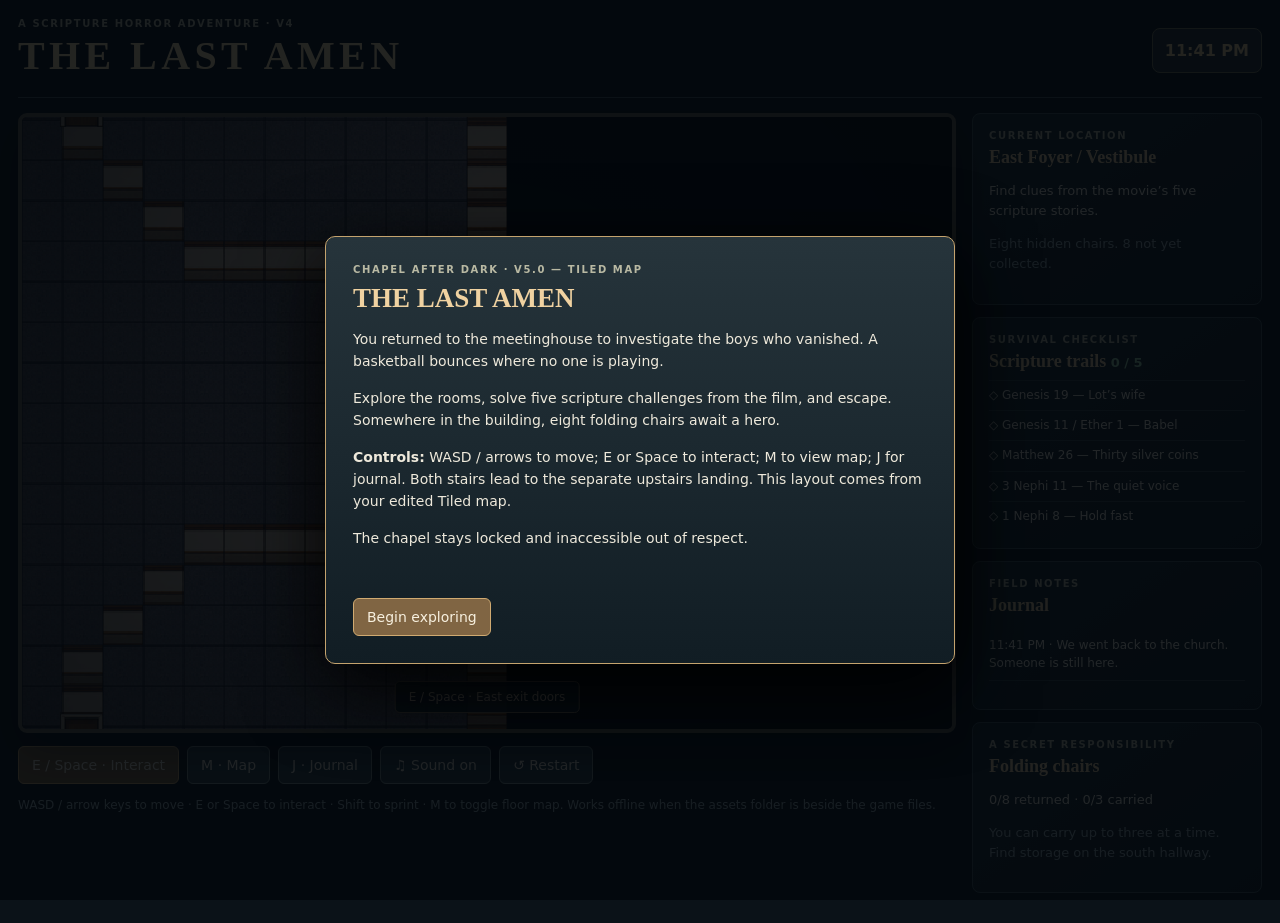
<file: lastamen/index.html>
<!doctype html><html lang="en"><head><meta charset="utf-8"><meta name="viewport" content="width=device-width,initial-scale=1,viewport-fit=cover"><title>The Last Amen — Chapel After Dark v4</title><link rel="stylesheet" href="style.css"></head><body>
<div class="shell"><header><div><div class="eyebrow">A SCRIPTURE HORROR ADVENTURE · V4</div><h1>THE LAST AMEN</h1></div><div class="time" id="clock">11:41 PM</div></header>
<div class="layout"><main><section class="stage"><canvas id="game" aria-label="Top-down haunted meetinghouse adventure"></canvas><div id="banner" class="banner" role="status"></div><div id="prompt" class="prompt">Find a clue and press E</div><div id="touch"><div class="dpad"><span></span><button data-dir="up">▲</button><span></span><button data-dir="left">◀</button><button data-dir="down">▼</button><button data-dir="right">▶</button></div><button id="useTouch" class="useTouch">USE</button></div></section>
<div class="toolbar"><button id="use">E / Space · Interact</button><button id="map">M · Map</button><button id="journalBtn">J · Journal</button><button id="sound">♫ Sound on</button><button id="restart">↺ Restart</button></div><p class="footnote">WASD / arrow keys to move · E or Space to interact · Shift to sprint · M to toggle floor map. Works offline when the assets folder is beside the game files.</p></main>
<aside><section class="panel"><div class="kicker">CURRENT LOCATION</div><h2 id="zone">East Foyer</h2><p id="objective">Find the five warnings.</p><p class="muted" id="status">Something has gone wrong.</p></section><section class="panel"><div class="kicker">SURVIVAL CHECKLIST</div><h2>Scripture trails <span id="score">0 / 5</span></h2><div id="tasks"></div></section><section class="panel"><div class="kicker">FIELD NOTES</div><h2>Journal</h2><div id="notes"></div></section><section class="panel"><div class="kicker">A SECRET RESPONSIBILITY</div><h2>Folding chairs</h2><p id="chairsStatus">0 of 8 returned</p><p class="muted">You can carry up to three at a time. Find storage on the south hallway.</p></section></aside></div></div>
<div id="modal" class="modal" role="dialog" aria-modal="true"><div class="dialog"><div id="modalRef" class="eyebrow"></div><h2 id="modalTitle"></h2><div id="modalBody"></div><p id="feedback" class="feedback" aria-live="polite"></p><div id="actions" class="actions"></div></div></div>
<script src="map-data.js"></script>
<script src="game.js"></script></body></html>
</file>
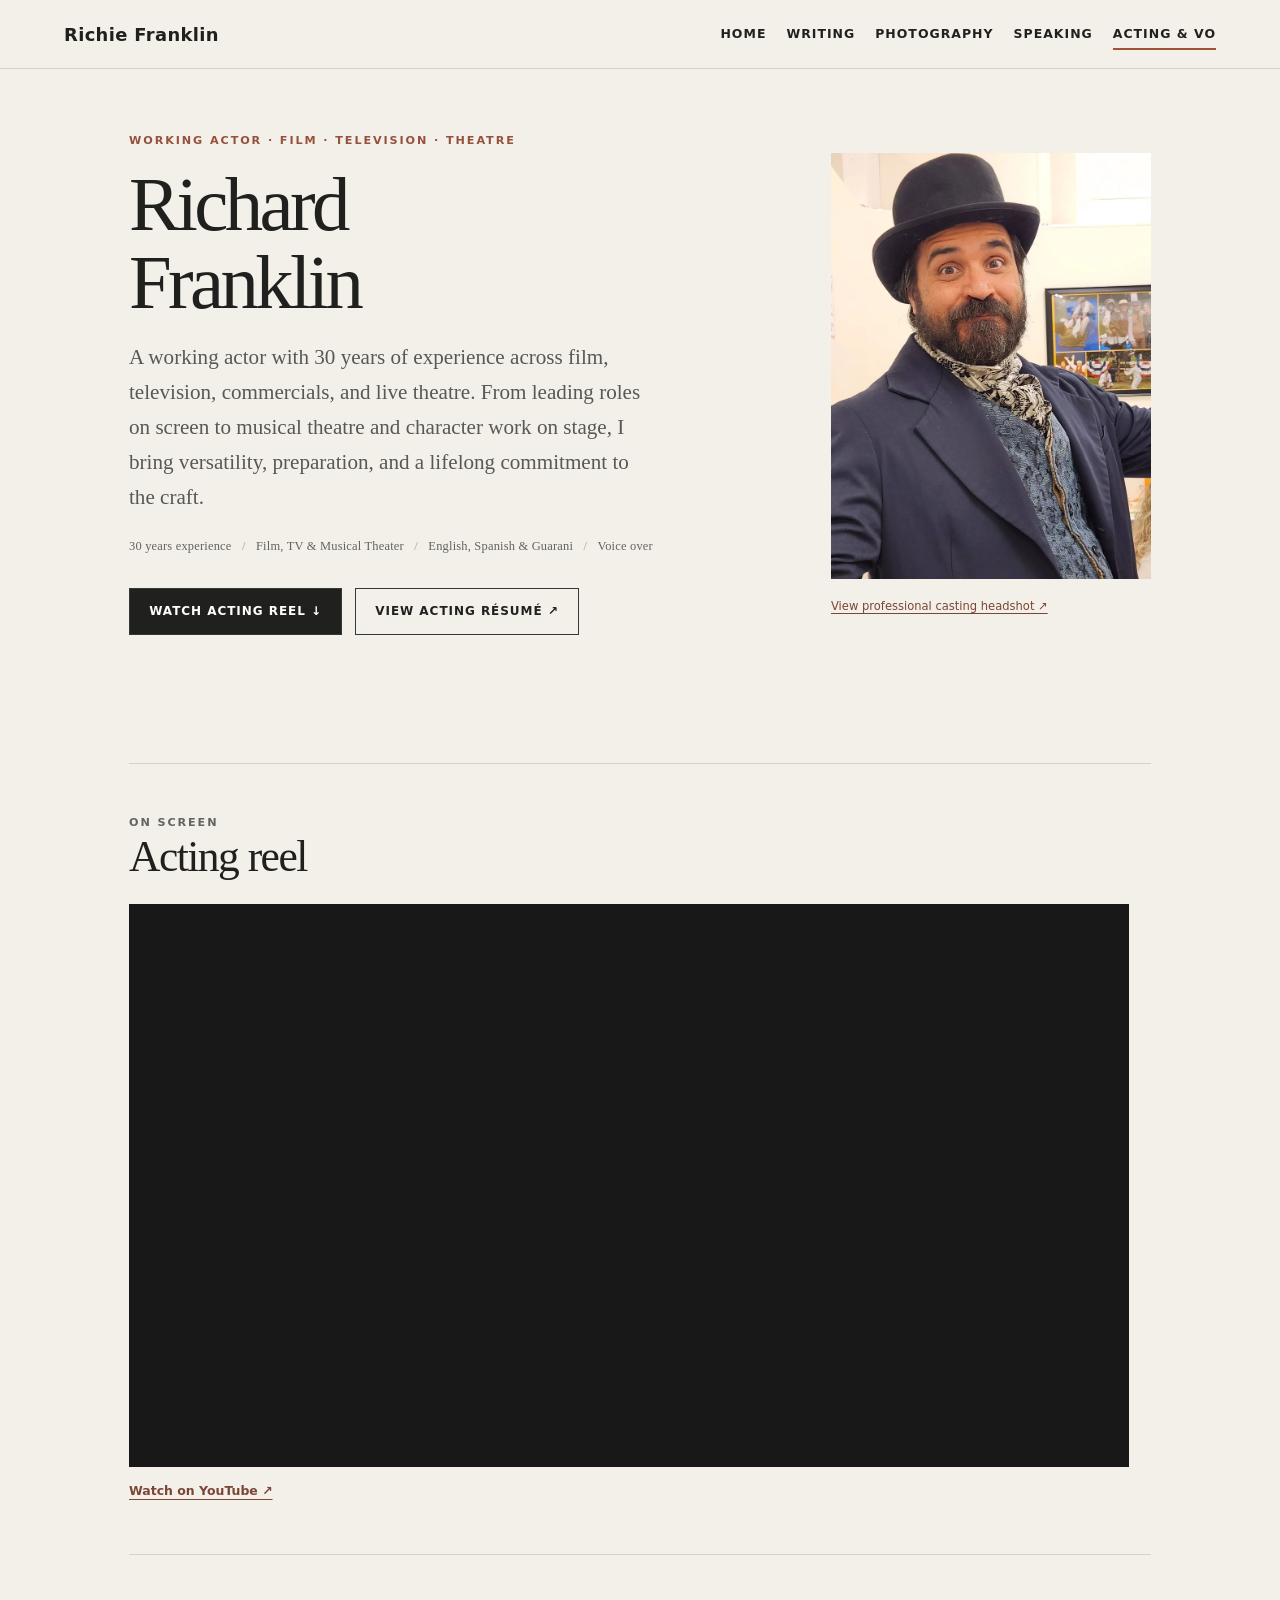
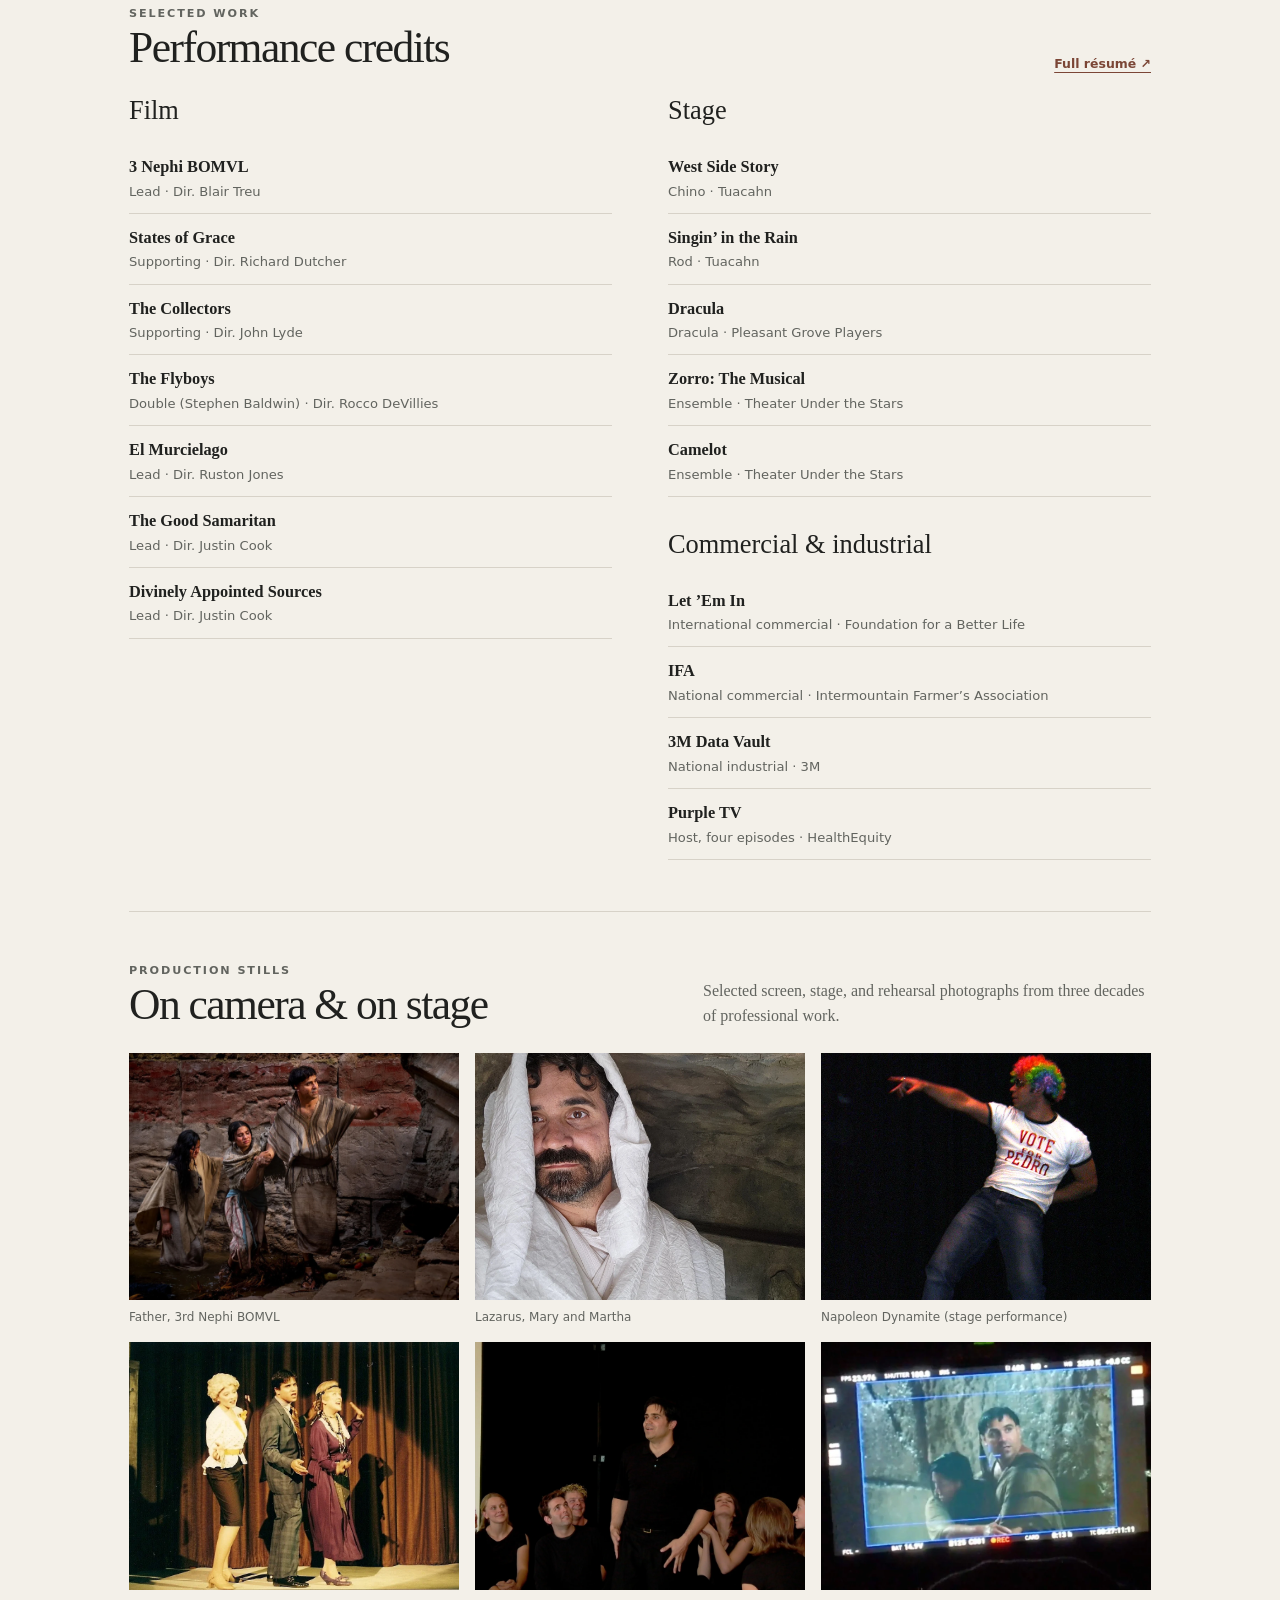
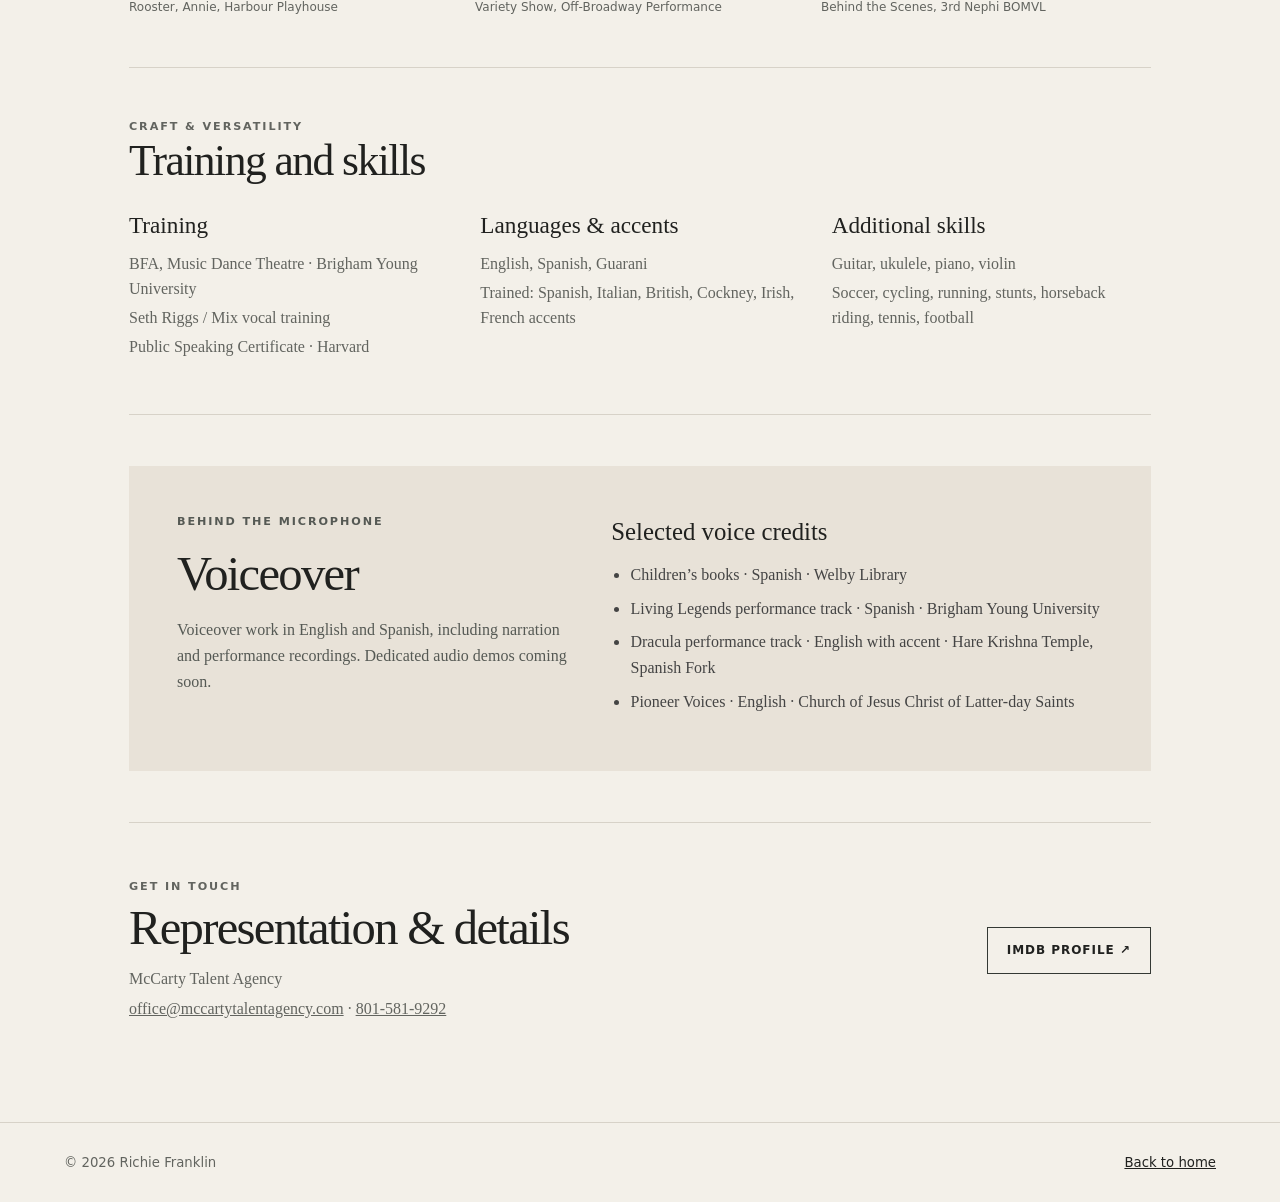
<file: acting.html>
<!doctype html>
<html lang="en"><head>
<!-- Google tag (gtag.js) -->
<script async src="https://www.googletagmanager.com/gtag/js?id=G-EHCQN3SZY2"></script>
<script>window.dataLayer=window.dataLayer||[];function gtag(){dataLayer.push(arguments)}gtag('js',new Date());gtag('config','G-EHCQN3SZY2');</script>
<meta charset="utf-8"><meta name="viewport" content="width=device-width, initial-scale=1"><meta name="description" content="Richard Franklin is a working actor with 30 years of stage and screen experience. View his acting reel, headshot, credits, résumé, and voiceover work."><title>Acting &amp; VO | Richie Franklin</title>
<link rel="stylesheet" href="style.css"><link rel="stylesheet" href="acting.css"></head>
<body class="acting-page"><a class="skip" href="#main">Skip to content</a><header class="site-header"><a class="brand" href="index.html">Richie Franklin</a><nav class="nav" aria-label="Main navigation"><a href="index.html">Home</a><a href="writing.html">Writing</a><a href="photography.html">Photography</a><a href="speaking.html">Speaking</a><a href="acting.html" aria-current="page">Acting &amp; VO</a></nav></header>
<main id="main" class="acting-main">
<section class="acting-hero" aria-labelledby="acting-title"><div><p class="acting-eyebrow">Working actor · Film · Television · Theatre</p><h1 id="acting-title">Richard<br>Franklin</h1><p class="intro-copy">A working actor with 30 years of experience across film, television, commercials, and live theatre. From leading roles on screen to musical theatre and character work on stage, I bring versatility, preparation, and a lifelong commitment to the craft.</p><p class="acting-casting-info" aria-label="Casting highlights"><span>30 years experience</span><span>Film, TV &amp; Musical Theater</span><span>English, Spanish &amp; Guarani</span><span>Voice over</span></p><div class="acting-actions"><a class="acting-btn primary" href="#reel">Watch acting reel ↓</a><a class="acting-btn" href="assets/acting/richard-franklin-acting-resume.pdf" target="_blank" rel="noopener">View acting résumé ↗</a></div></div><figure class="acting-hero-photo"><img src="assets/acting/character-portrait.webp" alt="Richard Franklin in period stage costume, wearing a top hat and patterned waistcoat" width="788" height="1400" decoding="async"><figcaption><a href="assets/acting/headshot-full.webp" target="_blank" rel="noopener">View professional casting headshot ↗</a></figcaption></figure></section>
<div class="acting-separator"></div>
<section id="reel" class="acting-reel" aria-labelledby="reel-title"><div class="acting-section-head"><div><p class="acting-eyebrow">On screen</p><h2 id="reel-title">Acting reel</h2></div></div><iframe src="https://www.youtube-nocookie.com/embed/ndwSZ75hBpY" title="Richard Franklin acting reel" loading="lazy" referrerpolicy="strict-origin-when-cross-origin" allow="accelerometer; autoplay; clipboard-write; encrypted-media; gyroscope; picture-in-picture; web-share" allowfullscreen></iframe><a class="acting-small-link" href="https://youtu.be/ndwSZ75hBpY" target="_blank" rel="noopener">Watch on YouTube ↗</a></section>
<div class="acting-separator"></div>
<section aria-labelledby="credits-title"><div class="acting-section-head"><div><p class="acting-eyebrow">Selected work</p><h2 id="credits-title">Performance credits</h2></div><a class="acting-small-link" href="assets/acting/richard-franklin-acting-resume.pdf" target="_blank" rel="noopener">Full résumé ↗</a></div><div class="acting-credits-grid">
<div class="acting-credits"><h3>Film</h3><ul class="acting-credit-list"><li><strong>3 Nephi BOMVL</strong><span>Lead · Dir. Blair Treu</span></li><li><strong>States of Grace</strong><span>Supporting · Dir. Richard Dutcher</span></li><li><strong>The Collectors</strong><span>Supporting · Dir. John Lyde</span></li><li><strong>The Flyboys</strong><span>Double (Stephen Baldwin) · Dir. Rocco DeVillies</span></li><li><strong>El Murcielago</strong><span>Lead · Dir. Ruston Jones</span></li><li><strong>The Good Samaritan</strong><span>Lead · Dir. Justin Cook</span></li><li><strong>Divinely Appointed Sources</strong><span>Lead · Dir. Justin Cook</span></li></ul></div>
<div class="acting-credits"><h3>Stage</h3><ul class="acting-credit-list"><li><strong>West Side Story</strong><span>Chino · Tuacahn</span></li><li><strong>Singin’ in the Rain</strong><span>Rod · Tuacahn</span></li><li><strong>Dracula</strong><span>Dracula · Pleasant Grove Players</span></li><li><strong>Zorro: The Musical</strong><span>Ensemble · Theater Under the Stars</span></li><li><strong>Camelot</strong><span>Ensemble · Theater Under the Stars</span></li></ul><h3 style="margin-top:2rem">Commercial &amp; industrial</h3><ul class="acting-credit-list"><li><strong>Let ’Em In</strong><span>International commercial · Foundation for a Better Life</span></li><li><strong>IFA</strong><span>National commercial · Intermountain Farmer’s Association</span></li><li><strong>3M Data Vault</strong><span>National industrial · 3M</span></li><li><strong>Purple TV</strong><span>Host, four episodes · HealthEquity</span></li></ul></div>
</div></section>
<div class="acting-separator"></div>
<section aria-labelledby="moments-title"><div class="acting-section-head"><div><p class="acting-eyebrow">Production stills</p><h2 id="moments-title">On camera &amp; on stage</h2></div><p>Selected screen, stage, and rehearsal photographs from three decades of professional work.</p></div><div class="acting-gallery">
<figure><a class="acting-gallery-link" href="assets/acting/families-coming-together.webp" target="_blank" rel="noopener" aria-label="View full-size image: Father, 3rd Nephi BOMVL"><img src="assets/acting/families-coming-together.webp" alt="Period-drama scene with three performers in an old stone setting" loading="lazy"></a><figcaption>Father, 3rd Nephi BOMVL</figcaption></figure>
<figure><a class="acting-gallery-link" href="assets/acting/white-robe-production.webp" target="_blank" rel="noopener" aria-label="View full-size image: Lazarus, Mary and Martha"><img src="assets/acting/white-robe-production.webp" alt="Richard Franklin in a white hooded costume during a dramatic screen or stage production" loading="lazy"></a><figcaption>Lazarus, Mary and Martha</figcaption></figure>
<figure><a class="acting-gallery-link" href="assets/acting/stage-production.webp" target="_blank" rel="noopener" aria-label="View full-size image: Napoleon Dynamite (stage performance)"><img src="assets/acting/stage-production.webp" alt="Performer in a Vote for Pedro shirt and colorful wig during a stage performance" loading="lazy"></a><figcaption>Napoleon Dynamite (stage performance)</figcaption></figure>
<figure><a class="acting-gallery-link" href="assets/acting/early-stage.webp" target="_blank" rel="noopener" aria-label="View full-size image: Rooster, Annie, Harbour Playhouse"><img src="assets/acting/early-stage.webp" alt="Three performers singing or speaking together in a stage production" loading="lazy"></a><figcaption>Rooster, Annie, Harbour Playhouse</figcaption></figure>
<figure><a class="acting-gallery-link" href="assets/acting/ensemble-rehearsal.webp" target="_blank" rel="noopener" aria-label="View full-size image: Variety Show, Off-Broadway Performance"><img src="assets/acting/ensemble-rehearsal.webp" alt="Performer standing among a seated group of cast members on stage" loading="lazy"></a><figcaption>Variety Show, Off-Broadway Performance</figcaption></figure>
<figure><a class="acting-gallery-link" href="assets/acting/on-set-monitor.webp" target="_blank" rel="noopener" aria-label="View full-size image: Behind the Scenes, 3rd Nephi BOMVL"><img src="assets/acting/on-set-monitor.webp" alt="Camera monitor displaying a performer and fellow cast member on set" loading="lazy"></a><figcaption>Behind the Scenes, 3rd Nephi BOMVL</figcaption></figure>
</div></section>
<div class="acting-separator"></div>
<section aria-labelledby="training-title"><div class="acting-section-head"><div><p class="acting-eyebrow">Craft &amp; versatility</p><h2 id="training-title">Training and skills</h2></div></div><div class="acting-profile-grid"><div><h3>Training</h3><p>BFA, Music Dance Theatre · Brigham Young University</p><p>Seth Riggs / Mix vocal training</p><p>Public Speaking Certificate · Harvard</p></div><div><h3>Languages &amp; accents</h3><p>English, Spanish, Guarani</p><p>Trained: Spanish, Italian, British, Cockney, Irish, French accents</p></div><div><h3>Additional skills</h3><p>Guitar, ukulele, piano, violin</p><p>Soccer, cycling, running, stunts, horseback riding, tennis, football</p></div></div></section>
<div class="acting-separator"></div>
<section aria-labelledby="voice-title" class="acting-vo"><div><p class="acting-eyebrow">Behind the microphone</p><h2 id="voice-title">Voiceover</h2><p>Voiceover work in English and Spanish, including narration and performance recordings. Dedicated audio demos coming soon.</p></div><div><h3>Selected voice credits</h3><ul><li>Children’s books · Spanish · Welby Library</li><li>Living Legends performance track · Spanish · Brigham Young University</li><li>Dracula performance track · English with accent · Hare Krishna Temple, Spanish Fork</li><li>Pioneer Voices · English · Church of Jesus Christ of Latter-day Saints</li></ul></div></section>
<div class="acting-separator"></div>
<section class="acting-contact" aria-labelledby="contact-title"><div><p class="acting-eyebrow">Get in touch</p><h2 id="contact-title">Representation &amp; details</h2><p>McCarty Talent Agency</p><p><a href="mailto:office@mccartytalentagency.com">office@mccartytalentagency.com</a> · <a href="tel:+18015819292">801-581-9292</a></p></div><div><a class="acting-btn" href="https://www.imdb.com/name/nm2357215/" target="_blank" rel="noopener">IMDb profile ↗</a></div></section>
</main><footer class="footer"><span>© 2026 Richie Franklin</span><a href="index.html">Back to home</a></footer></body></html>
</file>
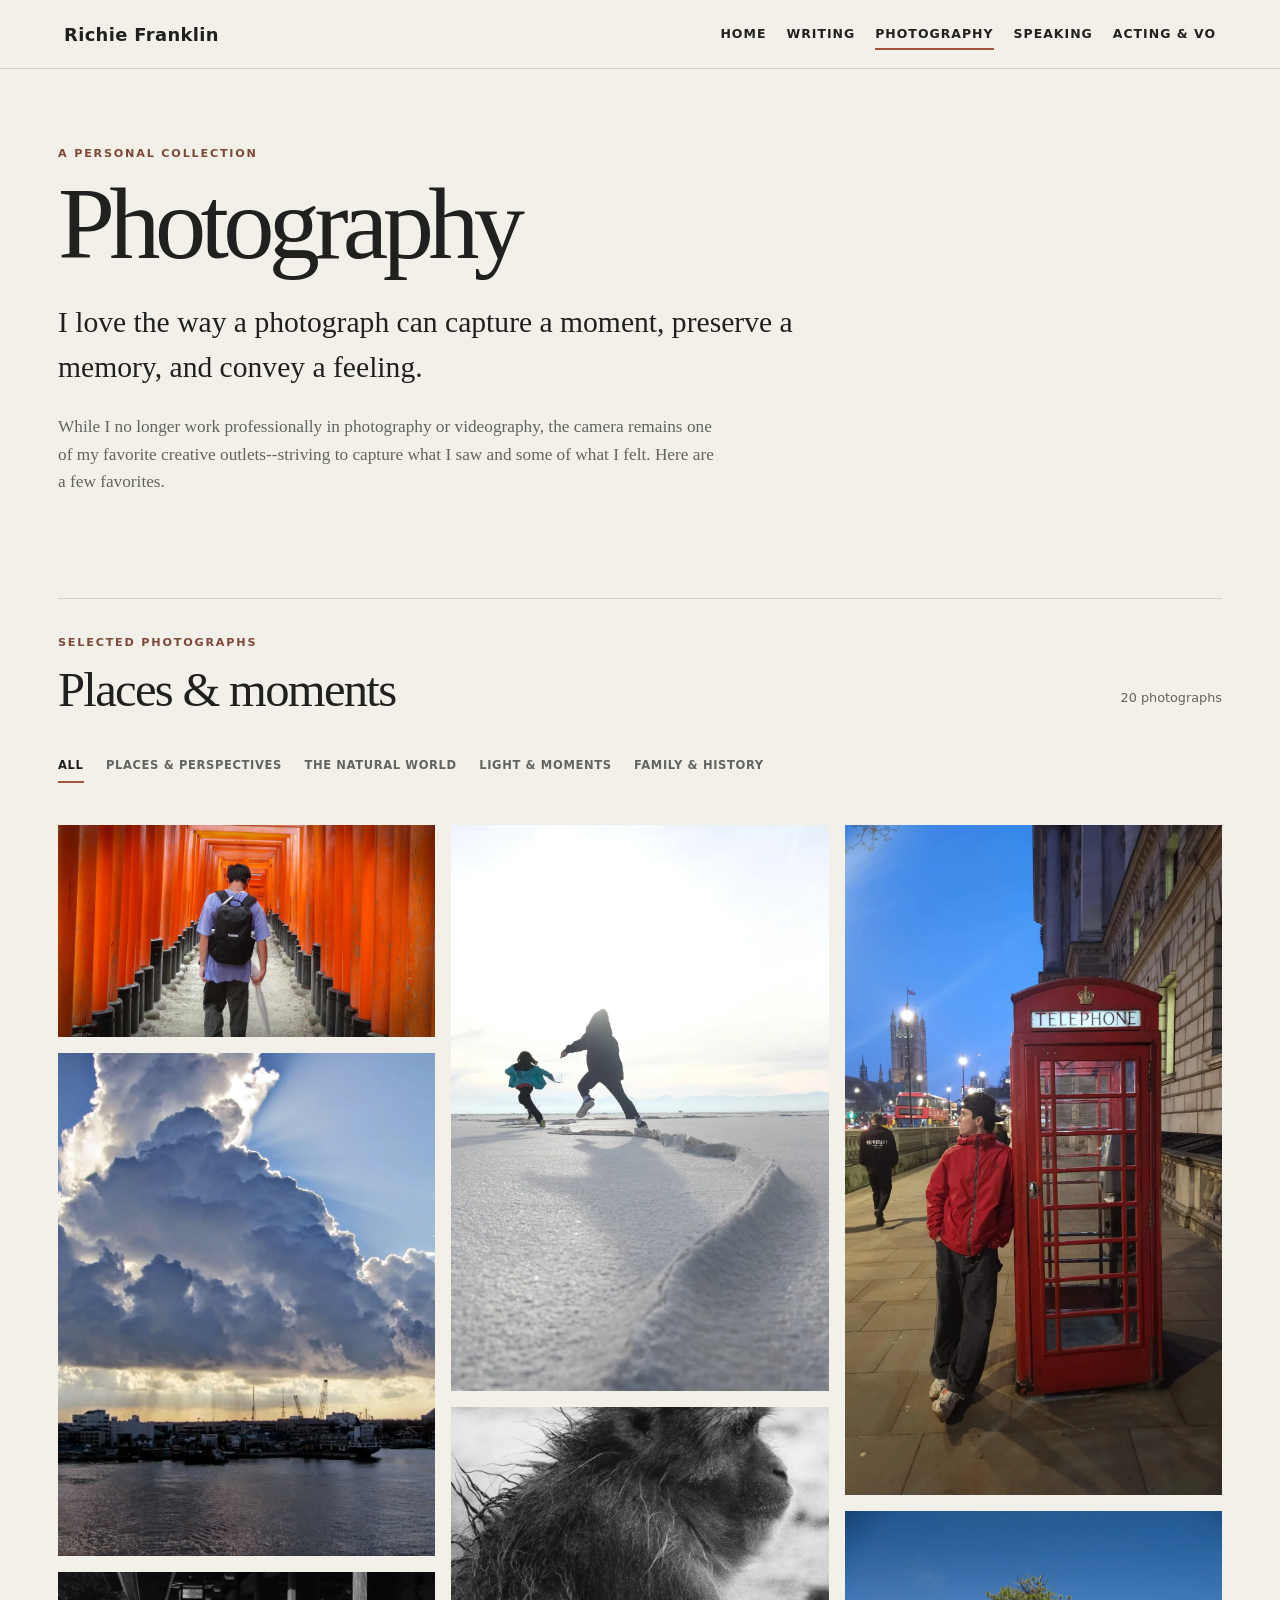
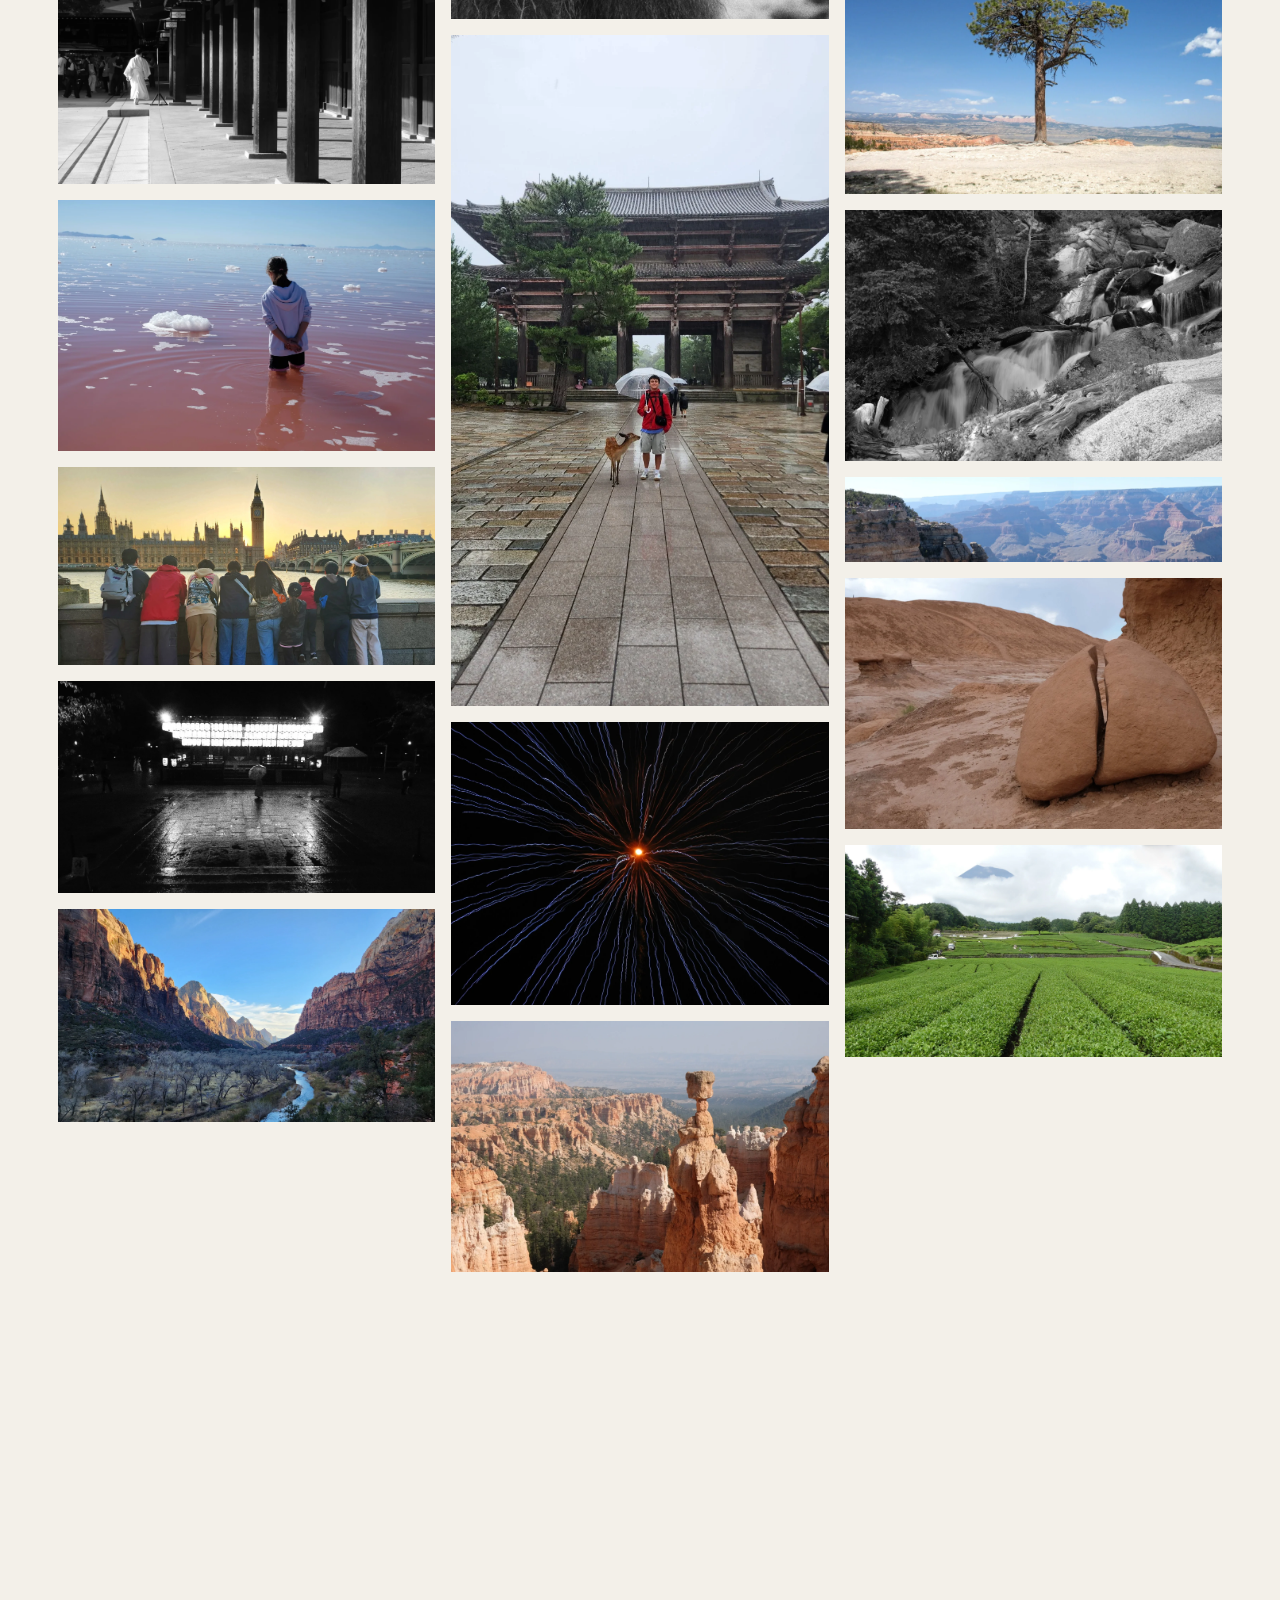
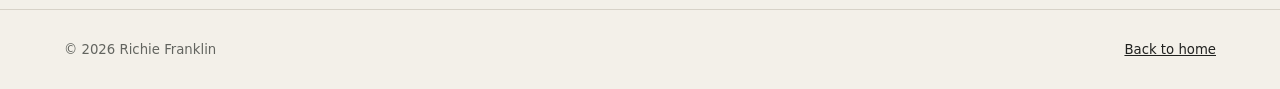
<file: photography.html>
<!DOCTYPE html>
<html lang="en"><head>
<!-- Google tag (gtag.js) -->
<script async src="https://www.googletagmanager.com/gtag/js?id=G-EHCQN3SZY2"></script>
<script>
  window.dataLayer = window.dataLayer || [];
  function gtag(){dataLayer.push(arguments);}
  gtag('js', new Date());

  gtag('config', 'G-EHCQN3SZY2');
</script><meta charset="utf-8"/><meta content="width=device-width,initial-scale=1" name="viewport"/><meta content="Selected photography by Richie Franklin: travels, family adventures, landscapes, and moments worth remembering." name="description"/><title>Photography | Richie Franklin</title><link href="style.css" rel="stylesheet"/><link href="photography.css" rel="stylesheet"/></head><body><a class="skip" href="#main">Skip to content</a><header class="site-header"><a class="brand" href="index.html">Richie Franklin</a><nav aria-label="Main navigation" class="nav"><a href="index.html">Home</a><a href="writing.html">Writing</a><a aria-current="page" href="photography.html">Photography</a><a href="speaking.html">Speaking</a><a href="acting.html">Acting &amp; VO</a></nav></header><main class="photography-main" id="main"><div class="photography-heading"><p class="section-label">A personal collection</p><h1>Photography</h1><p class="photography-lead">I love the way a photograph can capture a moment, preserve a memory, and convey a feeling.</p><p class="photography-intro">While I no longer work professionally in photography or videography, the camera remains one of my favorite creative outlets--striving to capture what I saw and some of what I felt. Here are a few favorites.</p></div><section aria-labelledby="collection-heading" class="collection"><div class="collection-top"><div><p class="section-label">Selected photographs</p><h2 id="collection-heading">Places &amp; moments</h2></div><p aria-live="polite" class="collection-count" id="photo-count">20 photographs</p></div><div aria-label="Filter photographs" class="photo-filters" role="group"><button aria-pressed="true" class="filter is-active" data-filter="All" type="button">All</button><button aria-pressed="false" class="filter" data-filter="Places &amp; Perspectives" type="button">Places &amp; Perspectives</button><button aria-pressed="false" class="filter" data-filter="The Natural World" type="button">The Natural World</button><button aria-pressed="false" class="filter" data-filter="Light &amp; Moments" type="button">Light &amp; Moments</button><button aria-pressed="false" class="filter" data-filter="Family &amp; History" type="button">Family &amp; History</button></div><div class="photo-gallery" id="photo-gallery"><figure class="photo-item" data-category="Places &amp; Perspectives" data-location="Fushimi Inari, Kyoto, Japan"><button aria-label="View photograph: Fushimi Inari, Kyoto, Japan" class="photo-open" data-index="0" type="button"><img alt="A walk beneath the vermilion torii gates in Japan." decoding="async" height="1150" loading="eager" src="assets/photography/1220136.webp" width="2048"/></button></figure><figure class="photo-item" data-category="Light &amp; Moments" data-location="Caribbean Port"><button aria-label="View photograph: Caribbean Port" class="photo-open" data-index="1" type="button"><img alt="Sunlight breaks around a towering cloud above the harbor." decoding="async" height="1558" loading="eager" src="assets/photography/124.webp" width="1168"/></button></figure><figure class="photo-item" data-category="Places &amp; Perspectives" data-location="Monk and Pillars, Meiji Jingu, Tokyo, Japan"><button aria-label="View photograph: Monk and Pillars, Meiji Jingu, Tokyo, Japan" class="photo-open" data-index="2" type="button"><img alt="A quiet figure among repeating columns in Japan." decoding="async" height="1150" loading="eager" src="assets/photography/1220561.webp" width="2048"/></button></figure><figure class="photo-item" data-category="Light &amp; Moments" data-location="Great Salt Lake, Utah"><button aria-label="View photograph: Great Salt Lake, Utah" class="photo-open" data-index="3" type="button"><img alt="A moment of stillness in the pink waters of the Great Salt Lake." decoding="async" height="1365" loading="lazy" src="assets/photography/DSCF3910.webp" width="2048"/></button></figure><figure class="photo-item" data-category="Family &amp; History" data-location="Westminster, London, England"><button aria-label="View photograph: Westminster, London, England" class="photo-open" data-index="4" type="button"><img alt="A shared view of Westminster at sunset." decoding="async" height="968" loading="lazy" src="assets/photography/20250402_190449-3.webp" width="2048"/></button></figure><figure class="photo-item" data-category="Light &amp; Moments" data-location="Lanterns, Gion, Kyoto, Japan"><button aria-label="View photograph: Lanterns, Gion, Kyoto, Japan" class="photo-open" data-index="5" type="button"><img alt="A solitary figure and reflected lights on a rainy night." decoding="async" height="1150" loading="lazy" src="assets/photography/1220295.webp" width="2048"/></button></figure><figure class="photo-item" data-category="The Natural World" data-location="Zion National Park, Utah"><button aria-label="View photograph: Zion National Park, Utah" class="photo-open" data-index="6" type="button"><img alt="A winding river between the sandstone walls of Zion." decoding="async" height="1153" loading="lazy" src="assets/photography/20250208_165820.webp" width="2048"/></button></figure><figure class="photo-item" data-category="Family &amp; History" data-location="Bonneville Salt Flats, Utah"><button aria-label="View photograph: Bonneville Salt Flats, Utah" class="photo-open" data-index="7" type="button"><img alt="Two figures running across a wide, bright landscape." decoding="async" height="2048" loading="lazy" src="assets/photography/DSCF8647.webp" width="1365"/></button></figure><figure class="photo-item" data-category="The Natural World" data-location="Macaque Monkey, Arashiyama, Japan"><button aria-label="View photograph: Macaque Monkey, Arashiyama, Japan" class="photo-open" data-index="8" type="button"><img alt="A textured black-and-white animal portrait." decoding="async" height="1150" loading="lazy" src="assets/photography/1220300.webp" width="2048"/></button></figure><figure class="photo-item" data-category="Family &amp; History" data-location="Todaiji Temple, Nara, Japan"><button aria-label="View photograph: Todaiji Temple, Nara, Japan" class="photo-open" data-index="9" type="button"><img alt="An umbrella, a deer, and a memorable day in Japan." decoding="async" height="2047" loading="lazy" src="assets/photography/20260705_170937.webp" width="1152"/></button></figure><figure class="photo-item" data-category="Light &amp; Moments" data-location="Firework Supernova, Sandy, UT"><button aria-label="View photograph: Firework Supernova, Sandy, UT" class="photo-open" data-index="10" type="button"><img alt="A long exposure turns points of light into an abstract burst." decoding="async" height="1536" loading="lazy" src="assets/photography/IMG_6202.webp" width="2048"/></button></figure><figure class="photo-item" data-category="The Natural World" data-location="Thor’s Hammer, Bryce Canyon National Park, Utah"><button aria-label="View photograph: Thor’s Hammer, Bryce Canyon National Park, Utah" class="photo-open" data-index="11" type="button"><img alt="A distinctive hoodoo rises above Bryce Canyon." decoding="async" height="1365" loading="lazy" src="assets/photography/DSCF7009.webp" width="2048"/></button></figure><figure class="photo-item" data-category="Family &amp; History" data-location="London, England"><button aria-label="View photograph: London, England" class="photo-open" data-index="12" type="button"><img alt="A familiar red telephone box on a London evening." decoding="async" height="2048" loading="lazy" src="assets/photography/20250402_200457.webp" width="1153"/></button></figure><figure class="photo-item" data-category="The Natural World" data-location="Ponderosa Pine, Bryce Canyon National Park, Utah"><button aria-label="View photograph: Ponderosa Pine, Bryce Canyon National Park, Utah" class="photo-open" data-index="13" type="button"><img alt="A lone tree under a wide blue sky." decoding="async" height="1536" loading="lazy" src="assets/photography/IMG_5834.webp" width="2048"/></button></figure><figure class="photo-item" data-category="The Natural World" data-location="Bells Canyon, Utah"><button aria-label="View photograph: Bells Canyon, Utah" class="photo-open" data-index="14" type="button"><img alt="A waterfall rendered in black and white." decoding="async" height="1365" loading="lazy" src="assets/photography/DSCF5129.webp" width="2048"/></button></figure><figure class="photo-item" data-category="Places &amp; Perspectives" data-location="Grand Canyon National Park, Arizona"><button aria-label="View photograph: Grand Canyon National Park, Arizona" class="photo-open" data-index="15" type="button"><img alt="A panoramic view across the Grand Canyon." decoding="async" height="460" loading="lazy" src="assets/photography/DSCF7755.webp" width="2048"/></button></figure><figure class="photo-item" data-category="The Natural World" data-location="Broken Hoodoo, Goblin Valley, Utah"><button aria-label="View photograph: Broken Hoodoo, Goblin Valley, Utah" class="photo-open" data-index="16" type="button"><img alt="A weathered desert boulder divided by a narrow crack." decoding="async" height="1365" loading="lazy" src="assets/photography/DSCF7339.webp" width="2048"/></button></figure><figure class="photo-item" data-category="Places &amp; Perspectives" data-location="Obuchi Sasaba Tea Fields, Shin-Fuji, Japan"><button aria-label="View photograph: Obuchi Sasaba Tea Fields, Shin-Fuji, Japan" class="photo-open" data-index="17" type="button"><img alt="Green fields and a mountain emerging from the clouds." decoding="async" height="1150" loading="lazy" src="assets/photography/Fuji-Combine_1.webp" width="2048"/></button></figure><figure class="photo-item" data-category="Light &amp; Moments" data-location="Lake Mountains, Utah County, Utah"><button aria-label="View photograph: Lake Mountains, Utah County, Utah" class="photo-open" data-index="18" type="button"><img alt="Mountain ridges receding into the evening haze." decoding="async" height="1152" loading="lazy" src="assets/photography/P1110146.webp" width="2048"/></button></figure><figure class="photo-item" data-category="Places &amp; Perspectives" data-location="Longfellow Bridge, Boston, Massachusetts"><button aria-label="View photograph: Longfellow Bridge, Boston, Massachusetts" class="photo-open" data-index="19" type="button"><img alt="An urban train in the late-afternoon light." decoding="async" height="1150" loading="lazy" src="assets/photography/P1130306.webp" width="2048"/></button></figure></div></section></main><footer class="footer"><span>© 2026 Richie Franklin</span><a href="index.html">Back to home</a></footer><dialog aria-label="Photograph viewer" class="photo-lightbox" id="photo-lightbox"><button aria-label="Close viewer" class="lightbox-close" type="button">×</button><button aria-label="Previous photograph" class="lightbox-prev" type="button">‹</button><div class="lightbox-content"><img alt="" id="lightbox-image"/><div class="lightbox-caption"><span id="lightbox-location"></span></div></div><button aria-label="Next photograph" class="lightbox-next" type="button">›</button></dialog><script defer="" src="photography.js"></script></body></html>
</file>
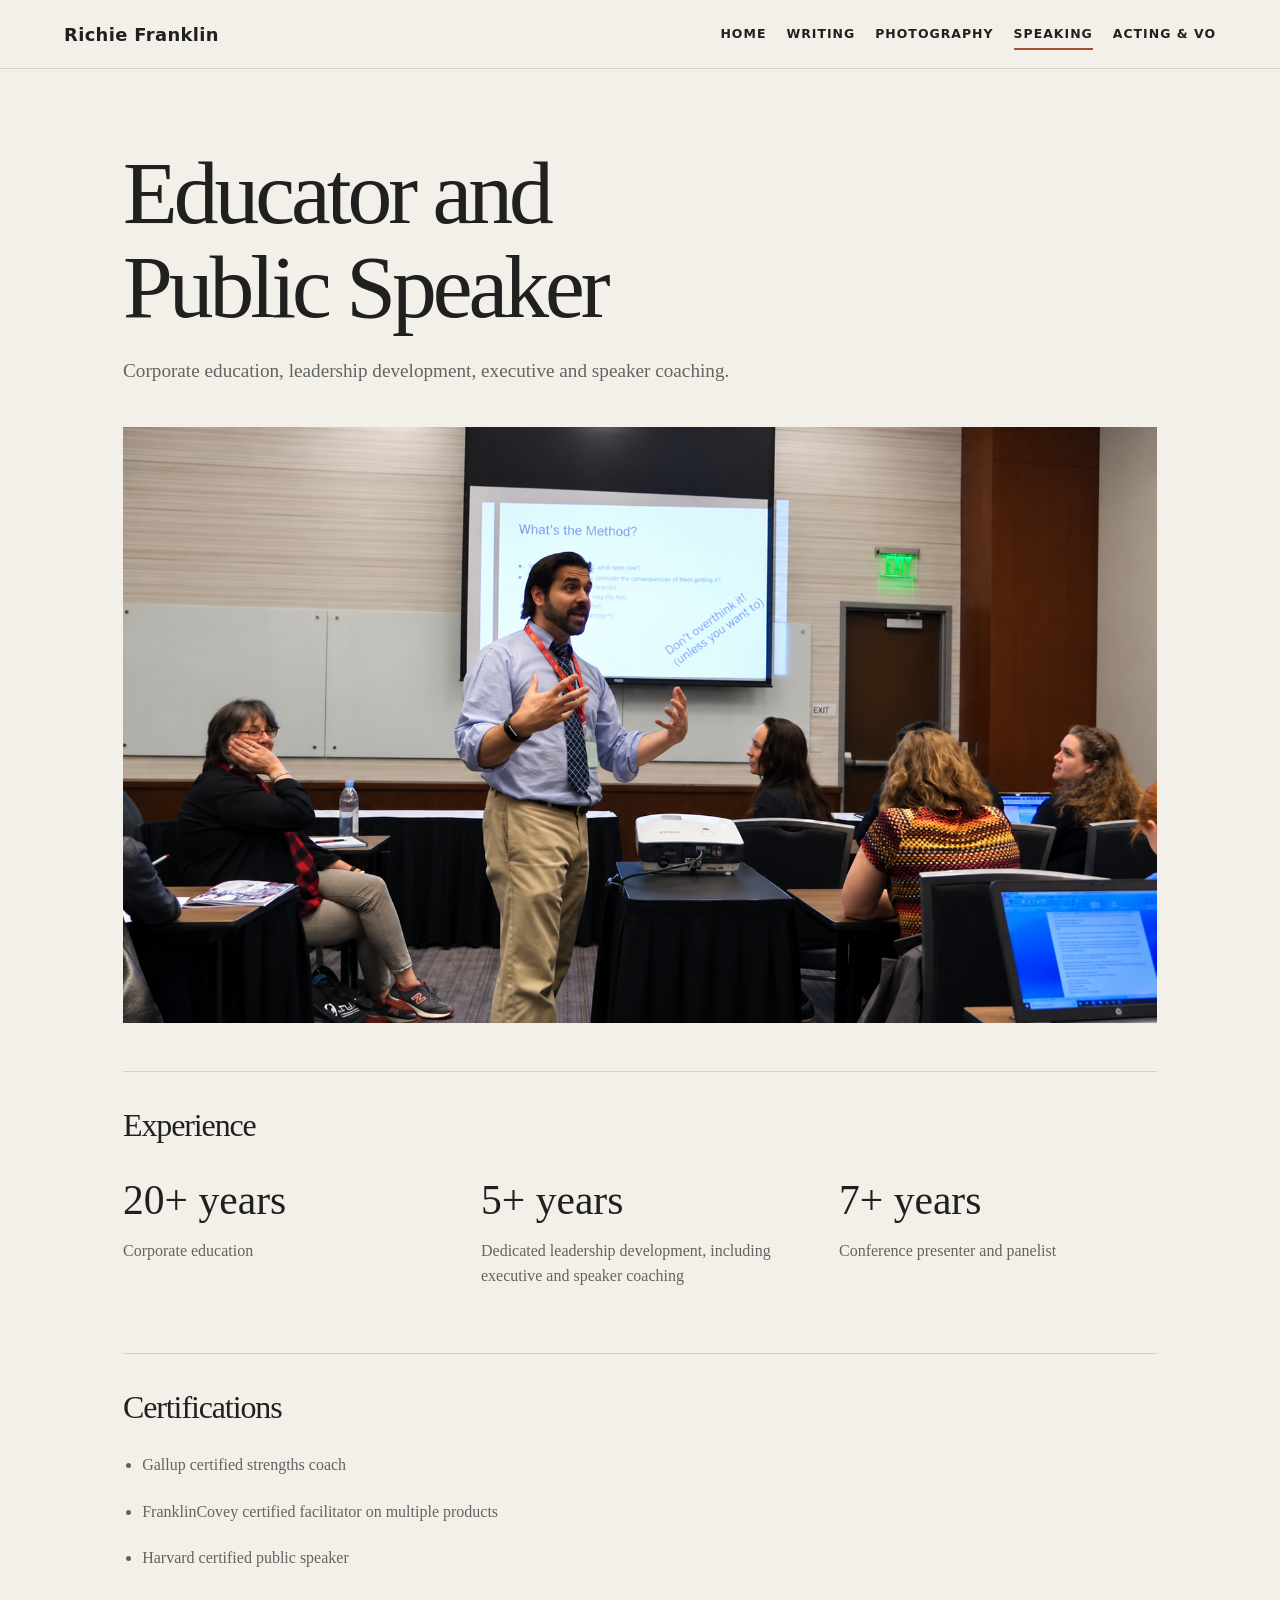
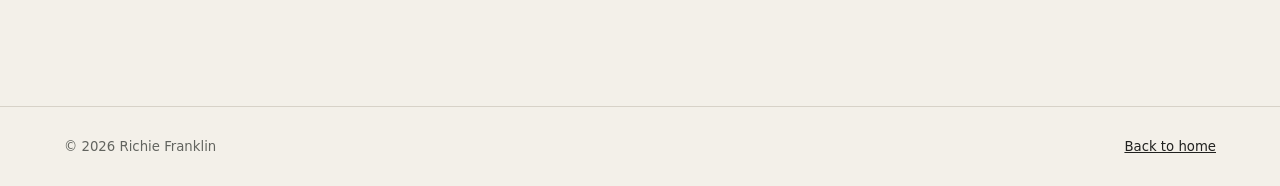
<file: speaking.html>
<!doctype html><html lang="en"><head>
<!-- Google tag (gtag.js) -->
<script async src="https://www.googletagmanager.com/gtag/js?id=G-EHCQN3SZY2"></script>
<script>
  window.dataLayer = window.dataLayer || [];
  function gtag(){dataLayer.push(arguments);}
  gtag('js', new Date());

  gtag('config', 'G-EHCQN3SZY2');
</script><meta charset="utf-8"><meta name="viewport" content="width=device-width,initial-scale=1"><meta name="description" content="Richie Franklin: educator and public speaker with over 20 years in corporate education, leadership development and coaching."><title>Educator and Public Speaker | Richie Franklin</title><link rel="stylesheet" href="style.css"><link rel="stylesheet" href="speaking.css"></head><body><a class="skip" href="#main">Skip to content</a>  <header class="site-header">
    <a class="brand" href="index.html">Richie Franklin</a>
    <nav class="nav" aria-label="Main navigation">
      <a href="index.html">Home</a>
      <a href="writing.html">Writing</a>
      <a href="photography.html">Photography</a>
      <a href="speaking.html" aria-current="page">Speaking</a>
      <a href="acting.html">Acting &amp; VO</a>
    </nav>
  </header>
<main id="main" class="speaking-main"><div class="speaking-heading"><h1>Educator and<br>Public Speaker</h1><p class="speaking-intro">Corporate education, leadership development, executive and speaker coaching.</p></div><figure class="speaking-feature"><img src="assets/speaking-workshop.png" alt="Richie Franklin leading a workshop with seated participants" fetchpriority="high" decoding="async" width="1652" height="952"></figure><section aria-labelledby="experience-title"><h2 id="experience-title">Experience</h2><dl class="experience-grid"><div><dt>20+ years</dt><dd>Corporate education</dd></div><div><dt>5+ years</dt><dd>Dedicated leadership development, including executive and speaker coaching</dd></div><div><dt>7+ years</dt><dd>Conference presenter and panelist</dd></div></dl></section><section class="credentials" aria-labelledby="credentials-title"><h2 id="credentials-title">Certifications</h2><ul><li>Gallup certified strengths coach</li><li>FranklinCovey certified facilitator on multiple products</li><li>Harvard certified public speaker</li></ul></section></main><footer class="footer"><span>© 2026 Richie Franklin</span><a href="index.html">Back to home</a></footer></body></html>
</file>
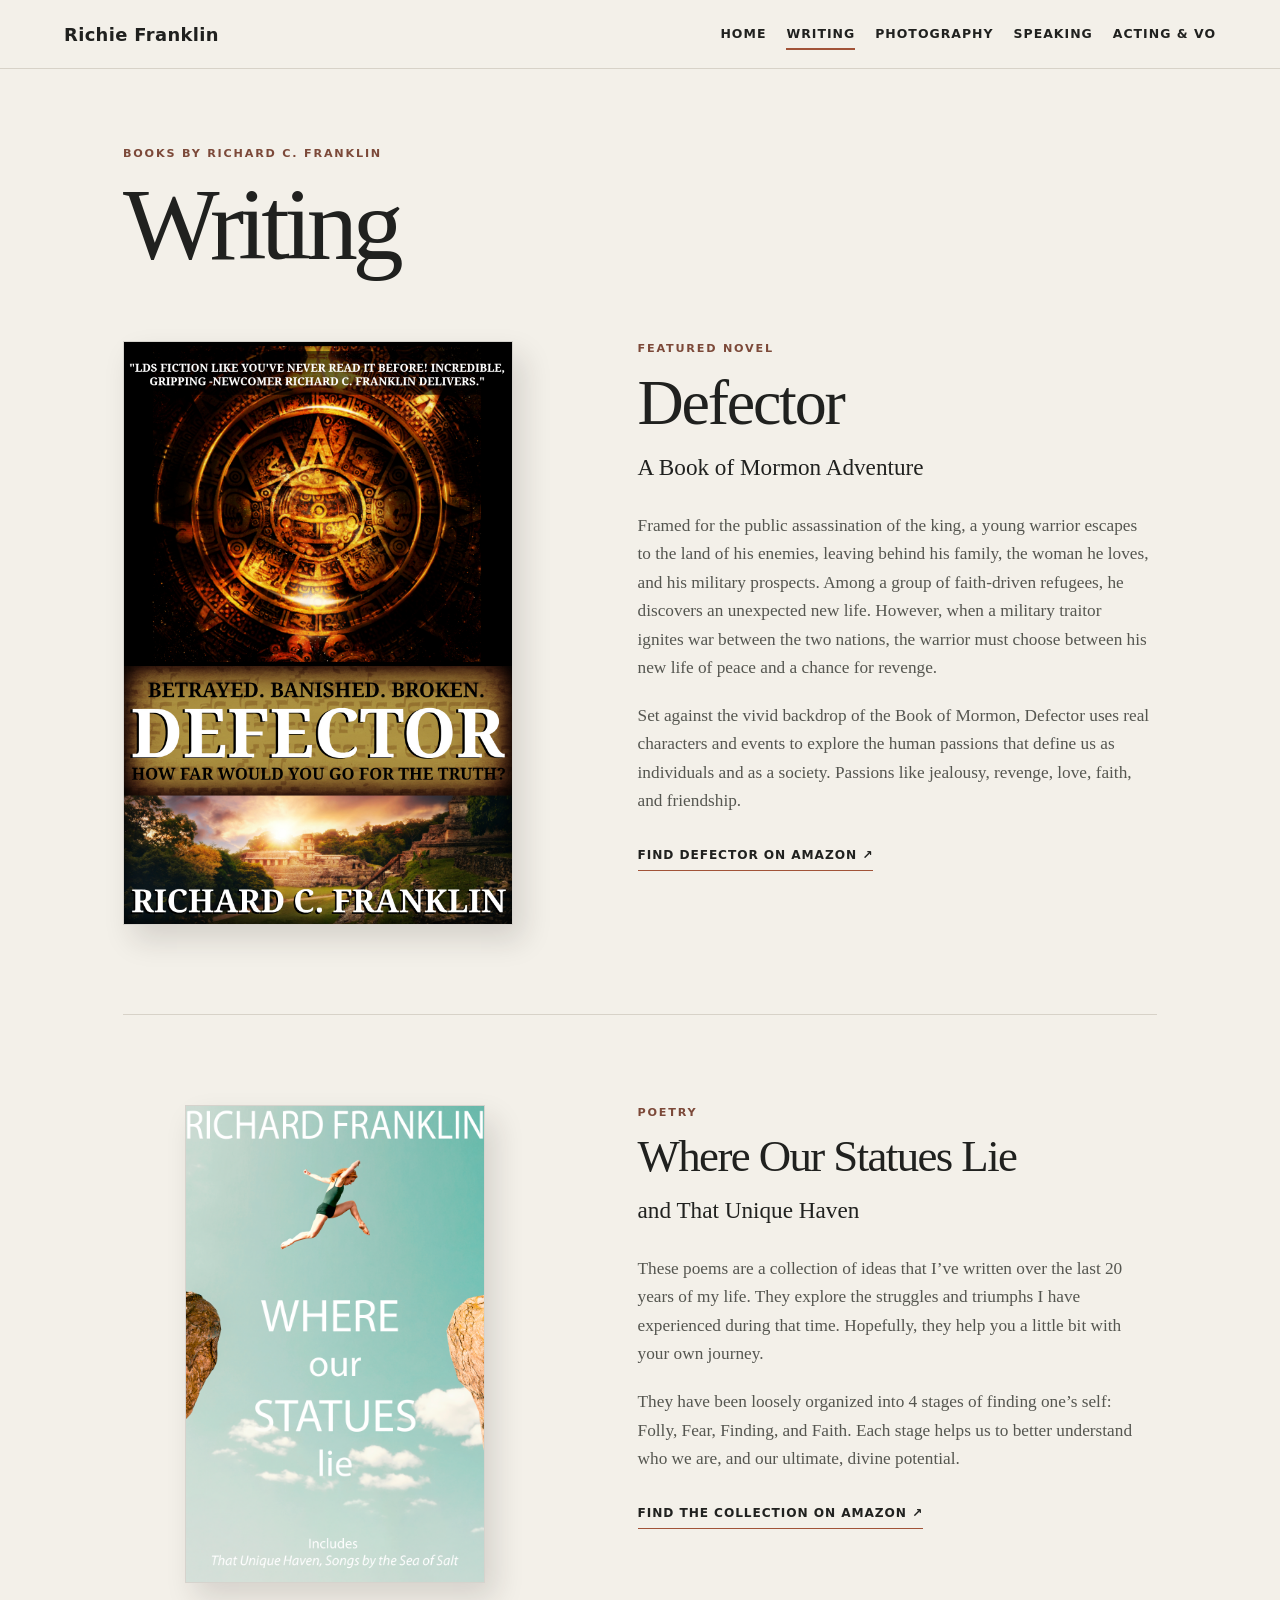
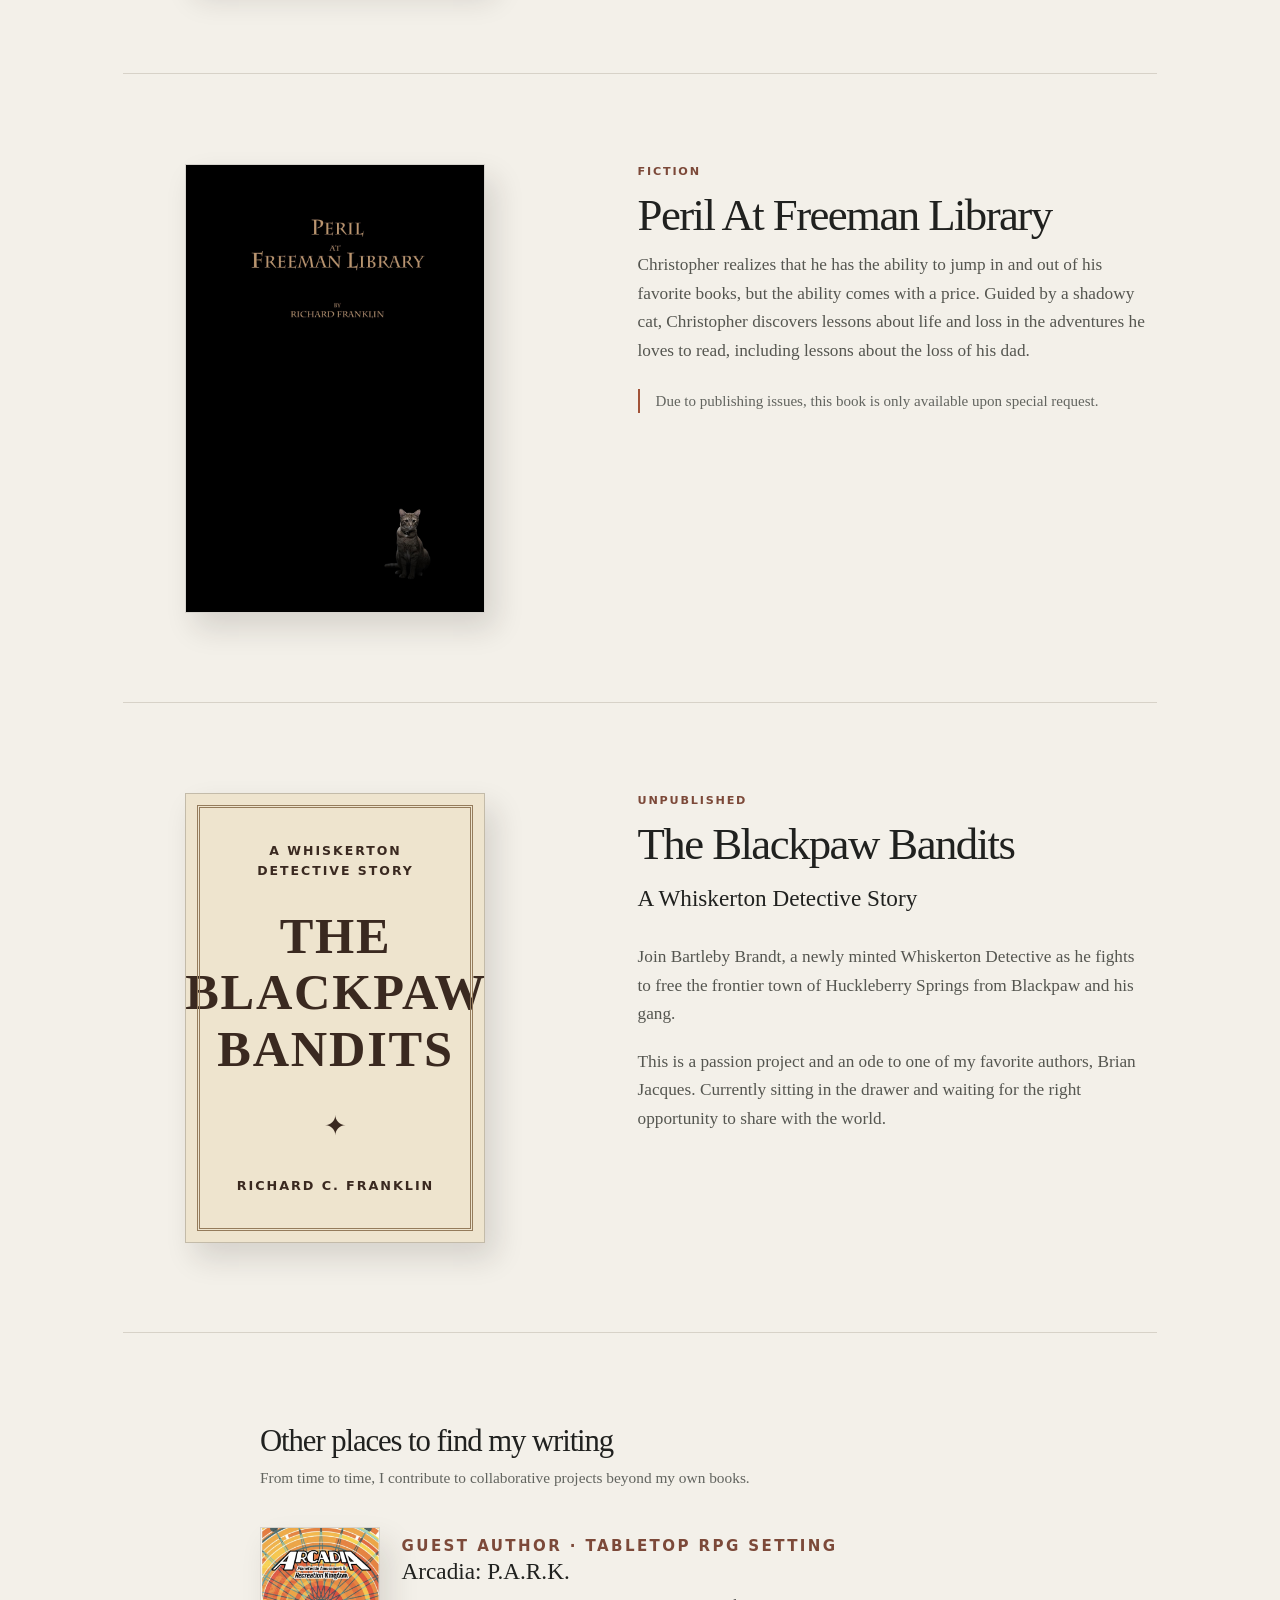
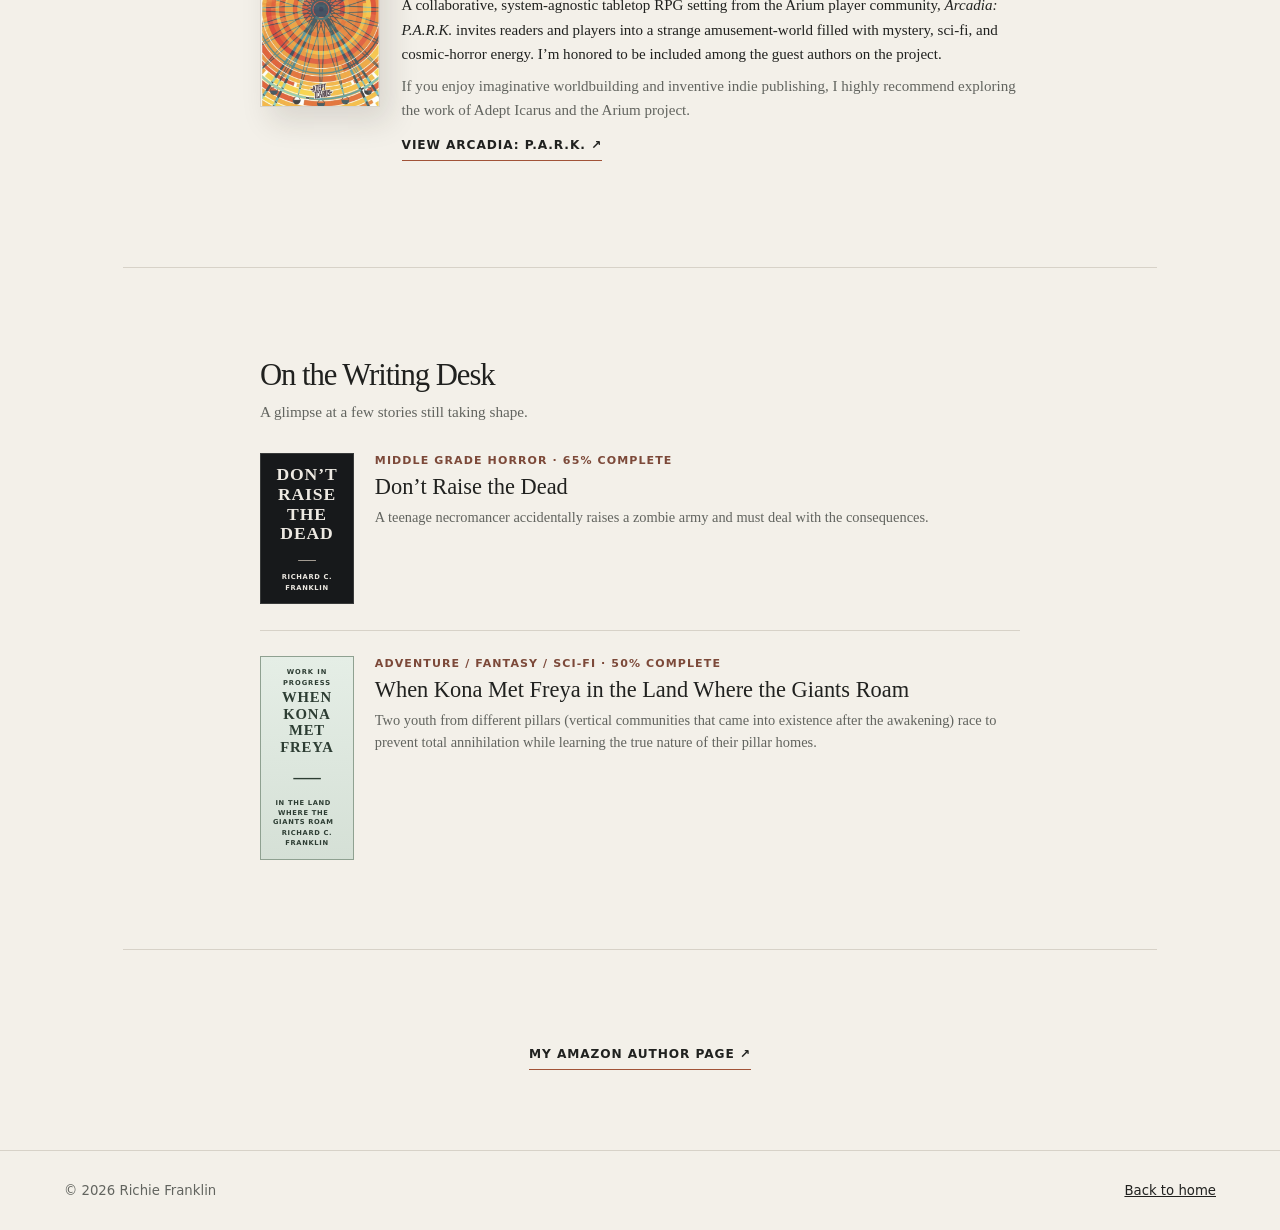
<file: writing.html>
<!DOCTYPE html>

<html lang="en">
<head>
<!-- Google tag (gtag.js) -->
<script async="" src="https://www.googletagmanager.com/gtag/js?id=G-EHCQN3SZY2"></script>
<script>
  window.dataLayer = window.dataLayer || [];
  function gtag(){dataLayer.push(arguments);}
  gtag('js', new Date());

  gtag('config', 'G-EHCQN3SZY2');
</script>
<meta charset="utf-8"/>
<meta content="width=device-width, initial-scale=1" name="viewport"/>
<meta content="Books by Richard C. Franklin: Defector, Where Our Statues Lie and That Unique Haven, Peril At Freeman Library, and The Blackpaw Bandits." name="description"/>
<title>Writing | Richie Franklin</title>
<link href="style.css" rel="stylesheet"/>
<link href="writing.css" rel="stylesheet"/>
<style>
/* Give Kona the same minimalist WIP treatment as Don’t Raise, with a distinct muted green palette. */
.kona-type-cover{background:linear-gradient(180deg,#e5eee6 0%,#d5e0d6 100%);color:#2d3d33;box-shadow:none;border:1px solid #8fa191}
.kona-type-cover .cover-topline{font-size:.42rem;letter-spacing:.14em}
.kona-type-cover .cover-title{font-size:clamp(.68rem,1.22vw,.92rem);text-transform:uppercase;letter-spacing:.055em}
.kona-type-cover .cover-subtitle{font:600 .42rem/1.45 system-ui,sans-serif;letter-spacing:.1em;text-transform:uppercase;max-width:90%}
.kona-type-cover .cover-byline{font-size:.42rem;letter-spacing:.1em}
.other-writing-section{max-width:760px;margin-inline:auto}
.other-writing-section>h2{font-size:clamp(1.5rem,2.4vw,2rem);line-height:1.2;margin:0 0 .4rem}
.other-writing-intro{color:var(--muted);font-size:.96rem;line-height:1.6;margin:0 0 1.25rem}
.other-writing-card{display:grid;grid-template-columns:120px minmax(0,1fr);gap:1.35rem;align-items:start;padding:1rem 0}
.other-writing-cover-link{display:block;width:120px;line-height:0}
.other-writing-cover{display:block;width:120px;height:auto;aspect-ratio:2/3;object-fit:cover;border:1px solid rgba(0,0,0,.12);box-shadow:10px 15px 28px rgba(38,30,25,.12)}
.other-writing-copy h3{font-size:clamp(1.16rem,2vw,1.45rem);line-height:1.2;margin:0 0 .38rem}
.other-writing-copy p{margin:.45rem 0 0;font-size:.94rem;line-height:1.62}
.other-writing-copy p:last-of-type{color:var(--muted)}
.other-writing-copy .text-link{display:inline-block;margin-top:.85rem}
@media(max-width:700px){.other-writing-card{grid-template-columns:88px minmax(0,1fr);gap:1rem}.other-writing-cover-link,.other-writing-cover{width:88px}.other-writing-copy p{font-size:.9rem}}
</style></head>
<body class="writing-page">
<a class="skip" href="#main">Skip to content</a>
<header class="site-header">
<a class="brand" href="index.html">Richie Franklin</a>
<nav aria-label="Main navigation" class="nav">
<a href="index.html">Home</a>
<a aria-current="page" href="writing.html">Writing</a>
<a href="photography.html">Photography</a>
<a href="speaking.html">Speaking</a>
<a href="acting.html">Acting &amp; VO</a>
</nav>
</header>
<main class="writing-main" id="main">
<div class="writing-heading"><p class="section-label">Books by Richard C. Franklin</p><h1>Writing</h1></div>
<article aria-labelledby="defector-title" class="book-feature"><a aria-label="Find Defector on Amazon" class="book-cover-link" href="https://www.amazon.com/dp/B0BR1XM6C2"><img alt="Defector cover" class="book-cover" decoding="async" loading="eager" src="assets/defectorcover.jpg"/></a><div class="book-copy"><p class="section-label">Featured novel</p><h2 id="defector-title">Defector</h2><p class="book-subtitle">A Book of Mormon Adventure</p><p class="book-description">Framed for the public assassination of the king, a young warrior escapes to the land of his enemies, leaving behind his family, the woman he loves, and his military prospects. Among a group of faith-driven refugees, he discovers an unexpected new life. However, when a military traitor ignites war between the two nations, the warrior must choose between his new life of peace and a chance for revenge.</p><p class="book-description">Set against the vivid backdrop of the Book of Mormon, Defector uses real characters and events to explore the human passions that define us as individuals and as a society. Passions like jealousy, revenge, love, faith, and friendship.</p><a class="text-link" href="https://www.amazon.com/dp/B0BR1XM6C2">Find Defector on Amazon <span aria-hidden="true">↗</span></a></div></article>
<div class="writing-rule"></div>
<article aria-labelledby="statues-title" class="book-secondary"><a aria-label="Find the collection on Amazon" class="book-cover-link" href="https://www.amazon.com/dp/B0BRH329PF"><img alt="Where Our Statues Lie cover" class="book-cover" decoding="async" loading="lazy" src="assets/statuescover.png"/></a><div class="book-copy"><p class="section-label">Poetry</p><h2 id="statues-title">Where Our Statues Lie</h2><p class="book-subtitle">and That Unique Haven</p><p class="book-description">These poems are a collection of ideas that I’ve written over the last 20 years of my life. They explore the struggles and triumphs I have experienced during that time. Hopefully, they help you a little bit with your own journey.</p><p class="book-description">They have been loosely organized into 4 stages of finding one’s self: Folly, Fear, Finding, and Faith. Each stage helps us to better understand who we are, and our ultimate, divine potential.</p><a class="text-link" href="https://www.amazon.com/dp/B0BRH329PF">Find the collection on Amazon <span aria-hidden="true">↗</span></a></div></article>
<div class="writing-rule"></div>
<article aria-labelledby="peril-title" class="book-secondary"><img alt="Peril At Freeman Library cover" class="book-cover" decoding="async" loading="lazy" src="assets/perilcover.jpg"/><div class="book-copy"><p class="section-label">Fiction</p><h2 id="peril-title">Peril At Freeman Library</h2><p class="book-description">Christopher realizes that he has the ability to jump in and out of his favorite books, but the ability comes with a price. Guided by a shadowy cat, Christopher discovers lessons about life and loss in the adventures he loves to read, including lessons about the loss of his dad.</p><p class="book-availability">Due to publishing issues, this book is only available upon special request.</p></div></article>
<div class="writing-rule"></div>
<article aria-labelledby="blackpaw-title" class="book-secondary"><div aria-label="Minimalist vintage western typography cover for The Blackpaw Bandits: A Whiskerton Detective Story" class="type-cover blackpaw-type-cover" role="img"><span class="cover-topline">A WHISKERTON DETECTIVE STORY</span><span class="cover-title">THE BLACKPAW BANDITS</span><span class="cover-rule">✦</span><span class="cover-byline">RICHARD C. FRANKLIN</span></div><div class="book-copy"><p class="section-label">Unpublished</p><h2 id="blackpaw-title">The Blackpaw Bandits</h2><p class="book-subtitle">A Whiskerton Detective Story</p><p class="book-description">Join Bartleby Brandt, a newly minted Whiskerton Detective as he fights to free the frontier town of Huckleberry Springs from Blackpaw and his gang.</p><p class="book-description">This is a passion project and an ode to one of my favorite authors, Brian Jacques. Currently sitting in the drawer and waiting for the right opportunity to share with the world.</p></div></article>
<div class="writing-rule"></div><section aria-labelledby="other-writing-heading" class="other-writing-section"><h2 id="other-writing-heading">Other places to find my writing</h2><p class="other-writing-intro">From time to time, I contribute to collaborative projects beyond my own books.</p><article aria-labelledby="arcadia-title" class="other-writing-card"><a aria-label="View Arcadia: P.A.R.K. at the Adept Icarus store" class="other-writing-cover-link" href="https://store.adepticarus.com/products/arcadia-p-a-r-k" rel="noopener" target="_blank"><img alt="Cover for Arcadia: P.A.R.K." class="other-writing-cover" decoding="async" loading="lazy" src="assets/arcadia-park-cover.webp"/></a><div class="other-writing-copy"><p class="section-label">Guest author · Tabletop RPG setting</p><h3 id="arcadia-title">Arcadia: P.A.R.K.</h3><p>A collaborative, system-agnostic tabletop RPG setting from the Arium player community, <em>Arcadia: P.A.R.K.</em> invites readers and players into a strange amusement-world filled with mystery, sci-fi, and cosmic-horror energy. I’m honored to be included among the guest authors on the project.</p><p>If you enjoy imaginative worldbuilding and inventive indie publishing, I highly recommend exploring the work of Adept Icarus and the Arium project.</p><a class="text-link" href="https://store.adepticarus.com/products/arcadia-p-a-r-k" rel="noopener" target="_blank">View Arcadia: P.A.R.K. <span aria-hidden="true">↗</span></a></div></article></section><div class="writing-rule"></div><section aria-labelledby="wip-heading" class="wip-section wip-section-compact"><h2 id="wip-heading">On the Writing Desk</h2><p class="wip-intro">A glimpse at a few stories still taking shape.</p><div class="wip-list"><article aria-labelledby="dead-title" class="wip-entry"><div aria-label="Minimalist black typography cover for Don’t Raise the Dead" class="type-cover dead-type-cover wip-thumb" role="img"><span class="cover-title">DON’T RAISE THE DEAD</span><span class="cover-rule">—</span><span class="cover-byline">RICHARD C. FRANKLIN</span></div><div class="wip-entry-copy"><p class="section-label">Middle Grade Horror · 65% complete</p><h3 id="dead-title">Don’t Raise the Dead</h3><p>A teenage necromancer accidentally raises a zombie army and must deal with the consequences.</p></div></article><article aria-labelledby="kona-title" class="wip-entry"><div aria-label="Minimalist muted green typography cover for When Kona Met Freya in the Land Where the Giants Roam" class="type-cover kona-type-cover wip-thumb" role="img"><span class="cover-topline">WORK IN PROGRESS</span><span class="cover-title">WHEN KONA MET FREYA</span><span class="cover-rule">—</span><span class="cover-subtitle">IN THE LAND WHERE THE GIANTS ROAM</span><span class="cover-byline">RICHARD C. FRANKLIN</span></div><div class="wip-entry-copy"><p class="section-label">Adventure / Fantasy / Sci-Fi · 50% complete</p><h3 id="kona-title">When Kona Met Freya in the Land Where the Giants Roam</h3><p>Two youth from different pillars (vertical communities that came into existence after the awakening) race to prevent total annihilation while learning the true nature of their pillar homes.</p></div></article></div></section>
<!-- Add approved reader testimonials and their attributions here. -->
<div class="writing-rule"></div>
<div class="writing-endnote"><a class="text-link" href="https://www.amazon.com/stores/Richard-C-Franklin/author/B0BS3B7RN1">My Amazon author page <span aria-hidden="true">↗</span></a></div>
</main>
<footer class="footer"><span>© 2026 Richie Franklin</span><a href="index.html">Back to home</a></footer>
</body>
</html>
</file>
<file: lastamen/style.css>
:root{--bg:#0b1218;--panel:#19232a;--ink:#eee9db;--muted:#9baeb4;--gold:#e7c58a;--border:#45575c;--yes:#a9ddbb}*{box-sizing:border-box}html,body{margin:0;background:var(--bg);color:var(--ink);font:14px system-ui,Arial,sans-serif}button,input{font:inherit}button{cursor:pointer}button:focus-visible,input:focus-visible{outline:2px solid #fff;outline-offset:2px}h1,h2{font-family:Georgia,serif}.shell{max-width:1460px;padding:18px;margin:auto}header{display:flex;align-items:center;justify-content:space-between;border-bottom:1px solid var(--border);padding-bottom:15px;margin-bottom:15px;gap:10px}.eyebrow,.kicker{font-size:10px;font-weight:700;letter-spacing:.16em;color:#b9b9a3}h1{color:#f6dcaa;font-size:clamp(24px,4vw,40px);margin:3px 0;letter-spacing:.11em}.time{font-weight:700;font-size:16px;color:#f6d6a0;padding:12px;background:#273037;border:1px solid #7a795f;border-radius:8px;font-variant-numeric:tabular-nums}.layout{display:grid;grid-template-columns:minmax(0,1fr) 290px;gap:16px}.stage{position:relative;overflow:hidden;border:4px solid #645b4b;box-shadow:0 18px 45px #0007;background:#070a0d;border-radius:9px}canvas{display:block;width:100%;height:min(68vh,700px);image-rendering:pixelated;touch-action:none}.prompt,.banner{pointer-events:none;position:absolute;background:#0d1b21e9;border:1px solid #927f62;border-radius:5px;color:#f9e7c6;text-align:center;padding:8px 13px;font-size:12px}.prompt{bottom:16px;left:50%;transform:translateX(-50%);max-width:95%;white-space:nowrap;overflow:hidden;text-overflow:ellipsis}.banner{top:14px;left:50%;transform:translateX(-50%);max-width:88%;width:max-content;opacity:0;transition:opacity .2s}.banner.on{opacity:1}.toolbar{display:flex;flex-wrap:wrap;gap:8px;margin-top:13px}.toolbar button,.actions button,.dpad button,.useTouch,.miniPad button,.wordbank button{background:#30434b;border:1px solid #859490;border-radius:6px;color:#f7f0df;padding:10px 13px}.toolbar button:first-child,.actions .primary{background:#806543;border-color:#d0aa71}.toolbar button:hover,.actions button:hover,.wordbank button:hover{filter:brightness(1.2)}.footnote{font-size:12px;color:var(--muted);line-height:1.5}.panel{border:1px solid #43565b;background:linear-gradient(145deg,#1d2a31,#111d24);border-radius:8px;padding:16px;margin-bottom:12px}.panel h2{font-size:18px;color:#f0d4a4;margin:6px 0 8px}.panel p{font-size:13px;line-height:1.55}.muted{color:var(--muted)}#score{font:700 13px system-ui;color:#9bd5ae}.task{font-size:12px;padding:6px 0;border-top:1px solid #34464a;line-height:1.45}.task.done{color:var(--yes)}#notes{max-height:185px;overflow-y:auto}#notes p{font-size:12px;padding-bottom:7px;border-bottom:1px solid #34464a}.modal{position:fixed;inset:0;display:none;place-items:center;padding:15px;background:#03080cdd;z-index:20;overflow:auto}.modal.show{display:grid}.dialog{border:1px solid #c4a36e;border-radius:10px;width:min(630px,100%);max-height:92vh;overflow-y:auto;padding:clamp(17px,3vw,27px);background:linear-gradient(#26343b,#111d24);box-shadow:0 22px 80px #000}.dialog h2{font-size:27px;color:#f0d2a1;margin:8px 0}.dialog p{line-height:1.6}.actions,.wordbank,.miniPad{display:flex;flex-wrap:wrap;gap:9px;margin-top:15px}.feedback{color:#f5ce9e;min-height:20px}.mini-note{border-left:3px solid #d7b578;background:#304049;padding:12px;margin:14px 0}.dialog input{width:100%;background:#0b171c;border:1px solid #869ba0;border-radius:6px;color:#fff;padding:12px}.wordbank button[disabled]{opacity:.35}.coins{display:grid;grid-template-columns:repeat(10,minmax(0,1fr));gap:5px;margin:12px 0}.coins button{border:2px solid #f8d99a;border-radius:50%;background:#ad9253;aspect-ratio:1;color:#422b16;padding:0}.coins button.off{border-color:#73878a;background:#34474e;color:#aad3ae}.listenBar{height:15px;border-radius:8px;background:#32454a;overflow:hidden}.listenBar div{height:100%;background:linear-gradient(90deg,#6d9caa,#f0d79e);width:0}.maze{display:grid;grid-template-columns:repeat(7,1fr);max-width:355px;gap:4px;margin:14px auto}.maze div{aspect-ratio:1;display:grid;place-items:center;background:#364349;border:1px solid #6d797b;border-radius:4px;font-size:20px}.maze .rail{background:#8c7047}.maze .you{background:#588879}.miniPad{justify-content:center}.miniPad button{min-width:47px}#touch{position:absolute;left:12px;right:12px;bottom:12px;display:none;justify-content:space-between;align-items:end;pointer-events:none}.dpad{display:grid;grid-template-columns:repeat(3,43px);grid-template-rows:repeat(3,43px);gap:4px}.dpad button,.useTouch{pointer-events:auto;background:#1a2c36d9;touch-action:none;user-select:none}.useTouch{border-radius:50%;height:70px;width:70px;font-weight:700}@media(max-width:960px){.layout{grid-template-columns:1fr}aside{display:grid;grid-template-columns:repeat(2,minmax(0,1fr));gap:10px}.panel{margin:0}#touch{display:flex}.prompt{bottom:108px}}@media(max-width:600px){.shell{padding:8px}aside{grid-template-columns:1fr}canvas{height:62vh}header{padding:7px}.time{font-size:13px;padding:8px}.dpad{grid-template-columns:repeat(3,38px);grid-template-rows:repeat(3,38px)}.panel{padding:12px}}
</file>
<file: style.css>
:root{--ink:#20211f;--muted:#62645f;--paper:#f3f0e9;--line:#d7d2c8;--accent:#a15338}*{box-sizing:border-box}html{scroll-behavior:smooth}body{margin:0;background:var(--paper);color:var(--ink);font-family:Georgia,'Times New Roman',serif;line-height:1.6}a{color:inherit}a:focus-visible{outline:3px solid var(--accent);outline-offset:4px}.skip{position:absolute;left:-9999px}.skip:focus{left:1rem;top:1rem;background:white;padding:.5rem;z-index:10}.site-header{display:flex;align-items:center;justify-content:space-between;gap:1rem;padding:1.15rem clamp(1.2rem,5vw,5rem);border-bottom:1px solid var(--line)}.brand{font:700 1.12rem system-ui,sans-serif;letter-spacing:.02em;text-decoration:none;white-space:nowrap}.nav{display:flex;flex-wrap:wrap;gap:.3rem 1.25rem}.nav a{text-decoration:none;font:600 .78rem system-ui,sans-serif;letter-spacing:.08em;text-transform:uppercase;padding:.45rem 0;border-bottom:2px solid transparent}.nav a:hover,.nav a[aria-current=page]{border-color:var(--accent)}.hero{min-height:72vh;display:grid;grid-template-columns:1fr 1fr;background:#171817;color:#f7f3ec}.hero-copy{padding:clamp(2rem,7vw,7rem);display:flex;flex-direction:column;justify-content:center}.eyebrow{font:700 .72rem system-ui,sans-serif;letter-spacing:.19em;text-transform:uppercase;color:var(--accent);margin:0 0 1rem}.hero .eyebrow{color:#ddad92}h1{font-size:clamp(3.4rem,7.5vw,7.8rem);line-height:.98;letter-spacing:-.055em;margin:0 0 1.4rem;font-weight:400}h2{font-size:clamp(2rem,3.8vw,3.5rem);line-height:1.12;letter-spacing:-.035em;font-weight:400;margin:.25rem 0 1rem}h3{font-size:1.55rem;line-height:1.2;font-weight:400;margin:.2rem 0 .7rem}.lead{font-size:clamp(1.15rem,1.8vw,1.48rem);max-width:36rem;line-height:1.48}.hero-image{min-height:470px;background:url('assets/portrait.jpg') center 44%/cover no-repeat;filter:grayscale(1)}.button{display:inline-block;width:max-content;border:1px solid currentColor;padding:.8rem 1.25rem;text-decoration:none;font:700 .76rem system-ui,sans-serif;letter-spacing:.09em;text-transform:uppercase;margin-top:1.2rem}.button:hover{background:var(--accent);border-color:var(--accent);color:white}.wrap{max-width:1200px;margin:auto;padding:clamp(3rem,6vw,6rem) clamp(1.2rem,5vw,4rem)}.intro{display:grid;grid-template-columns:1fr 1.5fr;gap:3rem;align-items:start}.intro p{margin:0;font-size:1.2rem;max-width:43rem}.grid{display:grid;grid-template-columns:repeat(2,1fr);gap:1px;background:var(--line);border:1px solid var(--line)}.tile{background:var(--paper);padding:clamp(1.5rem,4vw,3.5rem);min-height:240px;display:flex;flex-direction:column;align-items:start}.tile p{color:var(--muted);max-width:32rem;margin:.1rem 0 1.3rem}.tile a{margin-top:auto;font:700 .75rem system-ui,sans-serif;letter-spacing:.1em;text-transform:uppercase;text-decoration:none;border-bottom:1px solid var(--accent);padding-bottom:.35rem}.tile a:hover{color:var(--accent)}.page-head{background:#20211f;color:#f3f0e9;padding:clamp(3.5rem,7vw,7rem) clamp(1.2rem,7vw,7rem)}.page-head .inner{max-width:1050px;margin:auto}.page-head h1{font-size:clamp(3.5rem,7vw,6rem)}.page-head p{max-width:42rem}.content{max-width:1050px;margin:auto;padding:clamp(3rem,6vw,6rem) clamp(1.2rem,5vw,3rem)}.split{display:grid;grid-template-columns:1fr 1fr;gap:clamp(2rem,5vw,5rem);align-items:start}.panel{border-top:1px solid var(--line);padding:1.8rem 0}.panel p{color:var(--muted);max-width:43rem}.note{background:#e8e2d8;border-left:3px solid var(--accent);padding:1.2rem 1.5rem;margin:2rem 0}.video{aspect-ratio:16/9;width:100%;border:0;background:#111}.photo-slot{aspect-ratio:4/3;border:1px dashed #a9a39a;display:grid;place-items:center;color:var(--muted);text-align:center;padding:2rem;background:#eeeae2}.footer{border-top:1px solid var(--line);padding:2rem clamp(1.2rem,5vw,5rem);display:flex;justify-content:space-between;gap:1rem;flex-wrap:wrap;font:.83rem system-ui,sans-serif;color:var(--muted)}.footer a{color:var(--ink)}@media(max-width:760px){.site-header{align-items:flex-start;flex-direction:column}.nav{gap:.1rem 1rem}.hero,.intro,.split{grid-template-columns:1fr}.hero-image{min-height:390px;order:-1}.hero-copy{padding:3rem 1.4rem 4rem}.grid{grid-template-columns:1fr}.page-head{padding:3.5rem 1.3rem}}

/* Landing page: portrait, name, and navigation only. */
body.home{margin:0;background:#161616;color:#fff}
.home-stage{position:relative;min-height:100svh;display:flex;flex-direction:column;justify-content:space-between;background:linear-gradient(180deg,rgba(0,0,0,.47),transparent 30%,transparent 52%,rgba(0,0,0,.58)),url('assets/portrait.jpg') center 48%/cover no-repeat}
.home-name{font:500 clamp(1.55rem,3vw,2.5rem)/1.1 Georgia,'Times New Roman',serif;letter-spacing:.015em;margin:0;padding:clamp(1.3rem,4vw,3.5rem);text-shadow:0 1px 14px rgba(0,0,0,.5)}
.home-nav{display:flex;justify-content:center;align-items:center;flex-wrap:wrap;gap:0 clamp(.5rem,2.5vw,2rem);padding:1rem 1.5rem;background:rgba(20,20,20,.82);backdrop-filter:blur(8px)}
.home-nav a{color:#fff;text-decoration:none;font:600 .79rem/1.4 system-ui,sans-serif;letter-spacing:.11em;text-transform:uppercase;padding:.75rem .5rem;border-bottom:2px solid transparent}
.home-nav a:hover,.home-nav a:focus-visible{border-bottom-color:#fff}
.home .skip:focus{color:#161616}
@media(max-width:600px){.home-stage{background-position:50% center}.home-name{font-size:1.6rem}.home-nav{gap:0 .35rem;padding:.7rem .6rem}.home-nav a{font-size:.68rem;letter-spacing:.06em;padding:.65rem .35rem}}

/* Centered landing navigation */
.home-stage{justify-content:flex-end}
.home-nav{display:flex;flex-direction:column;gap:.2rem;padding:1.1rem 1.5rem 1.25rem}
.home-name{padding:0;font:400 clamp(1.5rem,2.4vw,2rem)/1.2 Georgia,'Times New Roman',serif;letter-spacing:.025em;text-align:center}
.home-links{display:flex;justify-content:center;flex-wrap:wrap;gap:0 clamp(.5rem,2.5vw,2rem)}
@media(max-width:600px){.home-nav{padding:.85rem .6rem 1rem}.home-name{font-size:1.55rem}}

/* Writing page: restrained editorial layout */
.writing-page{background:#f3f0e9}
.writing-main{max-width:1130px;margin:auto;padding:clamp(3rem,6vw,6rem) clamp(1.2rem,4vw,3rem) 5rem}
.writing-heading{margin:0 0 clamp(2rem,5vw,5rem)}
.section-label{margin:0 0 .8rem;color:#7c4939;font:700 .7rem/1.4 system-ui,sans-serif;text-transform:uppercase;letter-spacing:.16em}
.writing-heading h1{font-size:clamp(3.7rem,8vw,7rem);margin:0;line-height:1}
.book-feature,.book-secondary{display:grid;grid-template-columns:minmax(230px,.9fr) minmax(0,1.1fr);align-items:center;gap:clamp(2rem,7vw,7rem)}
.book-art{aspect-ratio:2/3;max-width:390px;width:100%;padding:clamp(1.3rem,4vw,2.7rem);display:flex;flex-direction:column;box-shadow:14px 20px 32px rgba(38,30,25,.16),inset 5px 0 rgba(255,255,255,.12);border:1px solid rgba(0,0,0,.12)}
.book-art-primary{background:#283039;color:#f2e7d6;justify-content:space-between}
.book-art-secondary{background:#d8d1c4;color:#282b2a;justify-content:space-between}
.book-art-title{font-size:clamp(2.6rem,6vw,5rem);line-height:.95;letter-spacing:-.06em;overflow-wrap:anywhere}
.book-art-secondary .book-art-title{font-size:clamp(1.8rem,3.2vw,3rem);line-height:1.08;letter-spacing:-.04em}
.book-art-title i{font-size:.58em;font-weight:400}
.book-art-subtitle{font-size:1.1rem;line-height:1.3;max-width:12rem}
.book-art-author{font:600 .75rem system-ui,sans-serif;letter-spacing:.12em;text-transform:uppercase}
.book-copy h2{font-size:clamp(2.6rem,5vw,4.8rem);margin:0 0 .7rem;line-height:1.07}
.book-secondary .book-copy h2{font-size:clamp(2.1rem,3.5vw,3.5rem)}
.book-subtitle{font-size:1.45rem;margin:.1rem 0 1.6rem}
.book-description{font-size:1.2rem;max-width:32rem;color:#555650;margin:0 0 2rem}
.text-link{display:inline-block;font:700 .76rem/1.5 system-ui,sans-serif;letter-spacing:.075em;text-transform:uppercase;text-decoration:none;border-bottom:1px solid #a15338;padding-bottom:.35rem}
.text-link:hover{color:#a15338}
.writing-rule{height:1px;background:#d7d2c8;margin:clamp(3.5rem,7vw,7rem) 0}
.writing-endnote{text-align:center;max-width:690px;margin:0 auto}
.writing-endnote blockquote{font-size:clamp(1.5rem,3vw,2.4rem);line-height:1.3;margin:0 0 .7rem}
.writing-endnote p{color:#62645f;font-size:.95rem;margin:0 0 2.5rem}
@media(max-width:700px){.book-feature,.book-secondary{grid-template-columns:1fr;gap:2.3rem}.book-art{max-width:320px;margin:0 auto}.book-copy{max-width:38rem}.writing-main{padding-bottom:3.5rem}}
</file>
<file: acting.css>
.acting-page{background:var(--paper)}.acting-main{max-width:1150px;margin:0 auto;padding:clamp(2.5rem,5vw,5rem) clamp(1.2rem,5vw,4rem) 6rem}.acting-eyebrow{font:700 .7rem/1.5 system-ui,sans-serif;letter-spacing:.17em;text-transform:uppercase;color:#96513d;margin:0 0 1rem}.acting-hero{display:grid;grid-template-columns:minmax(0,1.04fr) minmax(260px,.96fr);gap:clamp(2rem,5vw,5rem);align-items:center;padding-bottom:clamp(3rem,6vw,5.5rem)}.acting-hero h1{font-size:clamp(3.2rem,6vw,5.9rem);line-height:1.02;letter-spacing:-.047em;margin:0 0 1.1rem}.acting-hero p.intro-copy{color:#565954;font-size:clamp(1.12rem,1.65vw,1.34rem);max-width:33rem;margin:0 0 1.4rem;line-height:1.65}.acting-hero-photo{margin:0;max-width:480px}.acting-hero-photo img{display:block;width:100%;aspect-ratio:4/3;object-fit:cover;object-position:center 25%;filter:grayscale(.1)}.acting-actions{display:flex;gap:.8rem;flex-wrap:wrap;margin-top:2rem}.acting-btn{display:inline-block;padding:.85rem 1.2rem;border:1px solid #343934;text-decoration:none;font:700 .75rem/1.5 system-ui,sans-serif;letter-spacing:.08em;text-transform:uppercase}.acting-btn.primary{background:#20211f;color:#fff}.acting-btn:hover{background:#96513d;color:#fff;border-color:#96513d}.acting-separator{height:1px;background:var(--line);margin:clamp(2.3rem,4vw,4rem) 0}.acting-section-head{display:flex;justify-content:space-between;align-items:end;gap:1rem;margin-bottom:1.5rem}.acting-section-head h2{font-size:clamp(2rem,3.4vw,3rem);margin:0}.acting-section-head p{margin:0;max-width:28rem;color:var(--muted)}.acting-reel{max-width:1000px}.acting-reel iframe{display:block;width:100%;aspect-ratio:16/9;border:0;background:#181818}.acting-small-link{display:inline-block;margin-top:1rem;color:#7b4636;font:700 .78rem system-ui,sans-serif;text-decoration:underline;text-underline-offset:4px}.acting-gallery{display:grid;grid-template-columns:repeat(3,minmax(0,1fr));gap:1rem}.acting-gallery figure{margin:0;min-width:0}.acting-gallery img{width:100%;aspect-ratio:4/3;object-fit:cover;display:block;background:#dfd9d0}.acting-gallery figure:nth-child(3) img{object-position:center}.acting-gallery figure:nth-child(6) img{object-position:center 20%}.acting-gallery figcaption{font:.75rem/1.5 system-ui,sans-serif;color:var(--muted);padding-top:.5rem}.acting-credits-grid{display:grid;grid-template-columns:1fr 1fr;gap:2.4rem 3.5rem}.acting-credits h3{font-size:1.65rem;margin:0 0 1rem}.acting-credit-list{padding:0;margin:0;list-style:none}.acting-credit-list li{padding:.68rem 0;border-bottom:1px solid var(--line)}.acting-credit-list strong{display:block;font-size:1.02rem;font-weight:600}.acting-credit-list span{display:block;color:var(--muted);font:.82rem/1.55 system-ui,sans-serif;margin-top:.1rem}.acting-profile-grid{display:grid;grid-template-columns:repeat(3,minmax(0,1fr));gap:2rem}.acting-profile-grid h3{font-size:1.45rem}.acting-profile-grid p{color:var(--muted);margin:.2rem 0}.acting-vo{background:#e8e2d8;padding:clamp(1.5rem,4vw,3rem);display:grid;grid-template-columns:.9fr 1.1fr;gap:2rem}.acting-vo h2{margin:0}.acting-vo p{color:#555954}.acting-vo ul{margin:.3rem 0;padding-left:1.2rem;color:#444}.acting-vo li{padding:.25rem 0}.acting-contact{display:flex;justify-content:space-between;gap:2rem;flex-wrap:wrap;align-items:center}.acting-contact h2{margin:0 0 .65rem}.acting-contact p{margin:.3rem 0;color:var(--muted)}.acting-contact a{overflow-wrap:anywhere}@media(max-width:780px){.acting-hero{grid-template-columns:1fr}.acting-hero-photo{max-width:560px;grid-row:1}.acting-hero h1{font-size:clamp(3rem,11vw,5rem)}.acting-gallery{grid-template-columns:repeat(2,minmax(0,1fr))}.acting-credits-grid{grid-template-columns:1fr}.acting-profile-grid{grid-template-columns:1fr 1fr}.acting-vo{grid-template-columns:1fr}}@media(max-width:480px){.acting-gallery{gap:.65rem}.acting-gallery figcaption{font-size:.68rem}.acting-profile-grid{grid-template-columns:1fr}.acting-section-head{display:block}.acting-btn{font-size:.7rem}}

.acting-rep-note{font-size:.85em;color:var(--muted)}

/* Compact, clickable casting headshot */
.acting-hero{grid-template-columns:minmax(0,1fr) minmax(200px,300px);gap:clamp(1.75rem,4vw,3.5rem)}
.acting-hero-photo{width:100%;max-width:300px;justify-self:end}
.acting-hero-photo a{display:block;cursor:zoom-in}
.acting-hero-photo img{aspect-ratio:4/3;object-fit:cover}
.acting-hero-photo figcaption{font:.72rem/1.5 system-ui,sans-serif;color:var(--muted);padding-top:.5rem;text-align:right}
.acting-hero-photo a:focus-visible{outline:3px solid #96513d;outline-offset:4px}
@media(max-width:780px){.acting-hero{grid-template-columns:1fr}.acting-hero-photo{grid-row:auto;justify-self:start;max-width:240px}}
@media(max-width:480px){.acting-hero-photo{max-width:205px}}

/* Understated character portrait: credentials and reel lead the page. */
.acting-hero{grid-template-columns:minmax(0,1fr) 190px;gap:clamp(1.5rem,3vw,3rem);align-items:center}
.acting-hero-photo{width:100%;max-width:190px;justify-self:end}
.acting-hero-photo img{width:100%;height:auto;aspect-ratio:3/4;object-fit:cover;object-position:center 28%;filter:none}
.acting-hero-photo figcaption{text-align:left;font-size:.72rem;line-height:1.5;margin-top:.65rem}
.acting-hero-photo figcaption a{color:#7b4636;text-underline-offset:3px}
.acting-hero-photo figcaption a:focus-visible{outline:3px solid #96513d;outline-offset:3px}
@media(max-width:780px){.acting-hero{grid-template-columns:minmax(0,1fr) 145px}.acting-hero-photo{grid-row:auto;max-width:145px}}
@media(max-width:560px){.acting-hero{grid-template-columns:1fr}.acting-hero-photo{max-width:135px;justify-self:start}}

/* Character portrait with more presence, while keeping the casting headshot link. */
.acting-hero{grid-template-columns:minmax(0,1fr) minmax(0,320px);gap:clamp(1.75rem,4vw,3.5rem)}
.acting-hero-photo{max-width:320px}
@media(max-width:780px){.acting-hero{grid-template-columns:minmax(0,1fr) minmax(0,255px)}.acting-hero-photo{max-width:255px}}
@media(max-width:560px){.acting-hero{grid-template-columns:1fr}.acting-hero-photo{max-width:235px;justify-self:start}}

/* Casting stills are clickable without changing their gallery layout. */
.acting-gallery-link{display:block;cursor:zoom-in;overflow:hidden}
.acting-gallery-link img{display:block;width:100%;height:100%;object-fit:cover}
.acting-gallery-link:focus-visible{outline:3px solid #96513d;outline-offset:4px}

/* Compact, responsive casting highlights beneath the introduction. */
.acting-casting-info {
  display: flex;
  flex-wrap: wrap;
  gap: .4rem 0;
  margin: 1.25rem 0 1.6rem;
  color: var(--muted, #5e5b55);
  font-size: .78rem;
  line-height: 1.5;
  letter-spacing: .015em;
}
.acting-casting-info span { display: inline; }
.acting-casting-info span + span::before {
  content: "/";
  color: #a69d91;
  margin: 0 .65rem;
}
@media (max-width: 560px) {
  .acting-casting-info { font-size: .75rem; line-height: 1.7; }
}
</file>
<file: photography.css>
/* Photography: editorial layout using the site's existing colors and type. */
.photography-main{max-width:1260px;margin:auto;padding:clamp(3rem,6vw,6rem) clamp(1.2rem,4vw,3rem) 6rem}.photography-heading{max-width:830px;margin-bottom:clamp(4rem,8vw,7rem)}.photography-heading h1{font-size:clamp(3.7rem,8vw,7rem);margin:0 0 1.6rem}.photography-lead{font-size:clamp(1.35rem,2.4vw,1.85rem);line-height:1.5;max-width:780px;margin:0 0 1.5rem}.photography-intro{font-size:1.08rem;color:var(--muted);max-width:660px}.collection{border-top:1px solid var(--line);padding-top:2.2rem}.collection-top{display:flex;justify-content:space-between;align-items:end;gap:1rem}.collection-top h2{margin:0}.collection-count{font:.8rem system-ui,sans-serif;color:var(--muted)}.photo-filters{display:flex;flex-wrap:wrap;gap:.4rem 1.4rem;margin:2rem 0 2.6rem}.filter{border:0;border-bottom:2px solid transparent;background:transparent;color:var(--muted);padding:.55rem 0;cursor:pointer;font:600 .72rem system-ui,sans-serif;letter-spacing:.055em;text-transform:uppercase}.filter:hover,.filter.is-active{color:var(--ink);border-bottom-color:var(--accent)}.filter:focus-visible,.photo-open:focus-visible,.photo-lightbox button:focus-visible{outline:3px solid var(--accent);outline-offset:4px}.photo-gallery{columns:3 260px;column-gap:18px}.photo-item{display:block;break-inside:avoid;margin:0 0 18px;position:relative}.photo-item[hidden]{display:none}.photo-open{display:block;width:100%;border:0;padding:0;background:transparent;cursor:zoom-in}.photo-open img{display:block;width:100%;height:auto}.photo-item figcaption{display:flex;justify-content:space-between;gap:.7rem;align-items:baseline;padding:.55rem 0 .35rem;color:var(--muted);font:.74rem/1.5 system-ui,sans-serif}.photo-item figcaption span:first-child{color:var(--ink)}.photo-item figcaption span:last-child{text-align:right;font-size:.66rem}.photo-lightbox{position:fixed;inset:0;width:100vw;max-width:none;height:100dvh;max-height:none;margin:0;padding:3rem 4rem 2rem;border:0;background:rgba(19,20,19,.97);color:#f3f0e9}.photo-lightbox::backdrop{background:rgba(0,0,0,.9)}.photo-lightbox[open]{display:flex;align-items:center;justify-content:center}.lightbox-content{display:flex;flex-direction:column;align-items:center;justify-content:center;max-width:100%;height:100%}.lightbox-content img{display:block;max-width:100%;max-height:calc(100dvh - 9rem);width:auto;height:auto;object-fit:contain}.lightbox-caption{width:100%;display:flex;justify-content:space-between;gap:1.5rem;margin-top:1rem;font:.8rem system-ui,sans-serif}.lightbox-caption span:last-child{color:#b8b4ad}.photo-lightbox button{position:absolute;border:0;background:transparent;color:#fff;cursor:pointer;font-family:system-ui,sans-serif}.lightbox-close{top:.35rem;right:1.2rem;font-size:2.4rem}.lightbox-prev,.lightbox-next{top:50%;transform:translateY(-50%);font-size:3rem;padding:.4rem}.lightbox-prev{left:.7rem}.lightbox-next{right:.7rem}@media(max-width:700px){.photography-main{padding-bottom:3.5rem}.photography-heading{margin-bottom:3.5rem}.collection-top{align-items:start}.photo-gallery{columns:2 150px;column-gap:10px}.photo-item{margin-bottom:13px}.photo-item figcaption{display:block;font-size:.7rem}.photo-item figcaption span:last-child{display:none}.photo-filters{gap:.3rem 1rem}.filter{font-size:.65rem}.photo-lightbox{padding:3.2rem 2.2rem 1.2rem}.lightbox-content img{max-height:calc(100dvh - 8rem)}.lightbox-caption{display:block}.lightbox-caption span:last-child{display:block;margin-top:.25rem}.lightbox-prev{left:0}.lightbox-next{right:0}}@media(prefers-reduced-motion:no-preference){.photo-open img{transition:opacity .2s ease}.photo-open:hover img{opacity:.88}}
/* Caption-free editorial gallery; locations appear only in viewer. */
.photo-item figcaption{display:none!important}.photo-gallery{column-gap:16px}.photo-item{margin-bottom:16px}.lightbox-caption{justify-content:center;text-align:center;color:#d6d2cb;font-size:.78rem;letter-spacing:.02em}.lightbox-caption span{color:inherit!important}
</file>
<file: speaking.css>
.speaking-main{max-width:1130px;margin:auto;padding:clamp(3rem,6vw,6rem) clamp(1.2rem,4vw,3rem)}.speaking-heading{margin-bottom:4rem}.speaking-heading h1{font-size:clamp(3rem,7vw,6rem);line-height:1.05;letter-spacing:-.045em}.speaking-intro{font-size:1.2rem;max-width:38rem;color:var(--muted)}.speaking-main section{border-top:1px solid var(--line);padding:2rem 0}.speaking-main h2{font-size:2rem}.experience-grid{display:grid;grid-template-columns:repeat(3,minmax(0,1fr));gap:2.5rem;margin:2rem 0}.experience-grid dt{font-size:2.6rem;line-height:1.2}.experience-grid dd{margin:.75rem 0 0;color:var(--muted);max-width:20rem}.credentials ul{padding-left:1.2rem;color:var(--muted)}.credentials li{padding:.65rem 0}@media(max-width:700px){.experience-grid{grid-template-columns:1fr;gap:2rem}.speaking-heading{margin-bottom:3rem}}
.speaking-heading{margin-bottom:2.5rem}.speaking-feature{margin:0 0 3rem}.speaking-feature img{display:block;width:100%;height:auto}
</file>
<file: writing.css>
/* Book covers retain their complete artwork and natural proportions. */
.book-feature,.book-secondary{align-items:start}
.book-cover-link{display:block;width:100%;max-width:390px}
.book-cover{display:block;width:100%;max-width:390px;height:auto;border:1px solid rgba(0,0,0,.12);box-shadow:10px 15px 28px rgba(38,30,25,.14)}
.book-secondary .book-cover,.book-secondary .book-cover-link{max-width:300px;margin-inline:auto}
.book-copy .book-description{font-size:1.08rem;line-height:1.65;margin:0 0 1.2rem}
.book-copy .text-link{margin-top:.7rem}
.book-availability{font-size:.94rem;color:#62645f;line-height:1.6;border-left:2px solid #a15338;padding-left:1rem;margin:1.5rem 0 0;max-width:32rem}
@media(max-width:700px){.book-cover,.book-cover-link{max-width:300px;margin-inline:auto}.book-copy .book-description{font-size:1.05rem}.book-secondary .book-cover,.book-secondary .book-cover-link{max-width:260px}}

/* Restrained typographic covers: HTML/CSS only, no generated art. */
.type-cover{box-sizing:border-box;aspect-ratio:2 / 3;display:flex;flex-direction:column;justify-content:space-between;align-items:center;text-align:center;padding:11% 9%;font-family:Georgia,serif;border:1px solid rgba(0,0,0,.18);box-shadow:10px 15px 28px rgba(38,30,25,.14)}
.type-cover span{display:block}.type-cover .cover-topline{font:600 clamp(.6rem,1.2vw,.78rem)/1.6 system-ui,sans-serif;letter-spacing:.16em}.type-cover .cover-title{font-weight:bold;line-height:1.13;letter-spacing:.035em}.type-cover .cover-rule{font-size:1.7rem}.type-cover .cover-byline{font:600 clamp(.55rem,1.2vw,.8rem)/1.5 system-ui,sans-serif;letter-spacing:.15em}
.blackpaw-type-cover{width:100%;max-width:300px;margin-inline:auto;background:#eee4ce;color:#3a2920;outline:3px double #947b5b;outline-offset:-15px}
.blackpaw-type-cover .cover-title{font-size:clamp(2rem,4vw,3.15rem);text-transform:uppercase}
.dead-type-cover{background:#17191b;color:#eeeae3;box-shadow:none;border:1px solid #383a3a}
.dead-type-cover .cover-title{font-size:clamp(.83rem,1.45vw,1.1rem);text-transform:uppercase;letter-spacing:.05em}
.dead-type-cover .cover-rule{color:#bcb4a8;font-size:1.1rem}.dead-type-cover .cover-byline{font-size:.42rem;letter-spacing:.1em}
/* Smaller footnote-style WIP entries, including mobile. */
.wip-section-compact{max-width:760px;margin-inline:auto}
.wip-section-compact>h2{font-size:clamp(1.5rem,2.4vw,2rem);line-height:1.2;margin:0 0 .4rem}
.wip-intro{color:var(--muted);margin:0 0 1.8rem;font-size:.95rem}
.wip-list{display:flex;flex-direction:column;gap:1.6rem}
.wip-entry{display:grid;grid-template-columns:94px minmax(0,1fr);gap:1.3rem;align-items:start}
.wip-entry+.wip-entry{border-top:1px solid #d7d2c8;padding-top:1.6rem}
.wip-entry .wip-thumb{display:block;width:94px;height:auto;aspect-ratio:2/3;object-fit:cover;margin:0}
.wip-entry-copy .section-label{margin:0 0 .25rem;font-size:.69rem;letter-spacing:.1em}
.wip-entry-copy h3{font-size:clamp(1.13rem,2vw,1.4rem);line-height:1.22;margin:0 0 .35rem}
.wip-entry-copy>p:last-child{color:var(--muted);font-size:.9rem;line-height:1.55;margin:0}
@media(max-width:700px){.blackpaw-type-cover{max-width:260px}.wip-section-compact>h2{font-size:1.6rem}.wip-entry{grid-template-columns:76px minmax(0,1fr);gap:1rem}.wip-entry .wip-thumb{width:76px}.wip-entry-copy h3{font-size:1.1rem}.wip-entry-copy>p:last-child{font-size:.85rem}}
</file>
